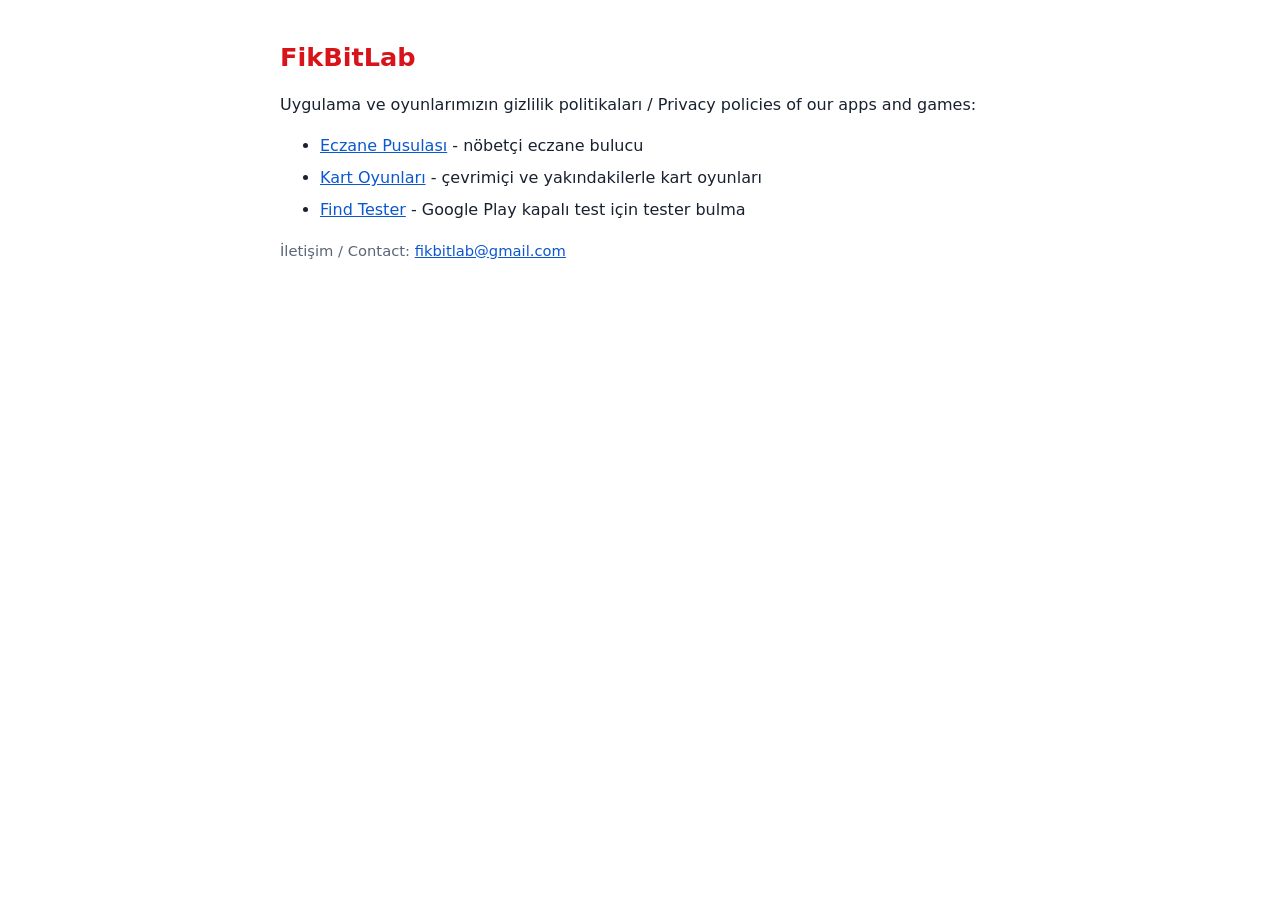
<file: index.html>
<!doctype html>
<html lang="tr">
<head>
<meta charset="utf-8">
<meta name="viewport" content="width=device-width, initial-scale=1">
<title>FikBitLab - Gizlilik Politikaları</title>
<link rel="stylesheet" href="stil.css">
</head>
<body>
<h1>FikBitLab</h1>
<p>Uygulama ve oyunlarımızın gizlilik politikaları / Privacy policies of our apps and games:</p>
<ul class="liste">
  <li><a href="eczane-pusulasi/">Eczane Pusulası</a> - nöbetçi eczane bulucu</li>
  <li><a href="kart-oyunlari/">Kart Oyunları</a> - çevrimiçi ve yakındakilerle kart oyunları</li>
  <li><a href="find-tester/">Find Tester</a> - Google Play kapalı test için tester bulma</li>
</ul>
<p class="tarih">İletişim / Contact: <a href="mailto:fikbitlab@gmail.com">fikbitlab@gmail.com</a></p>
</body>
</html>
</file>
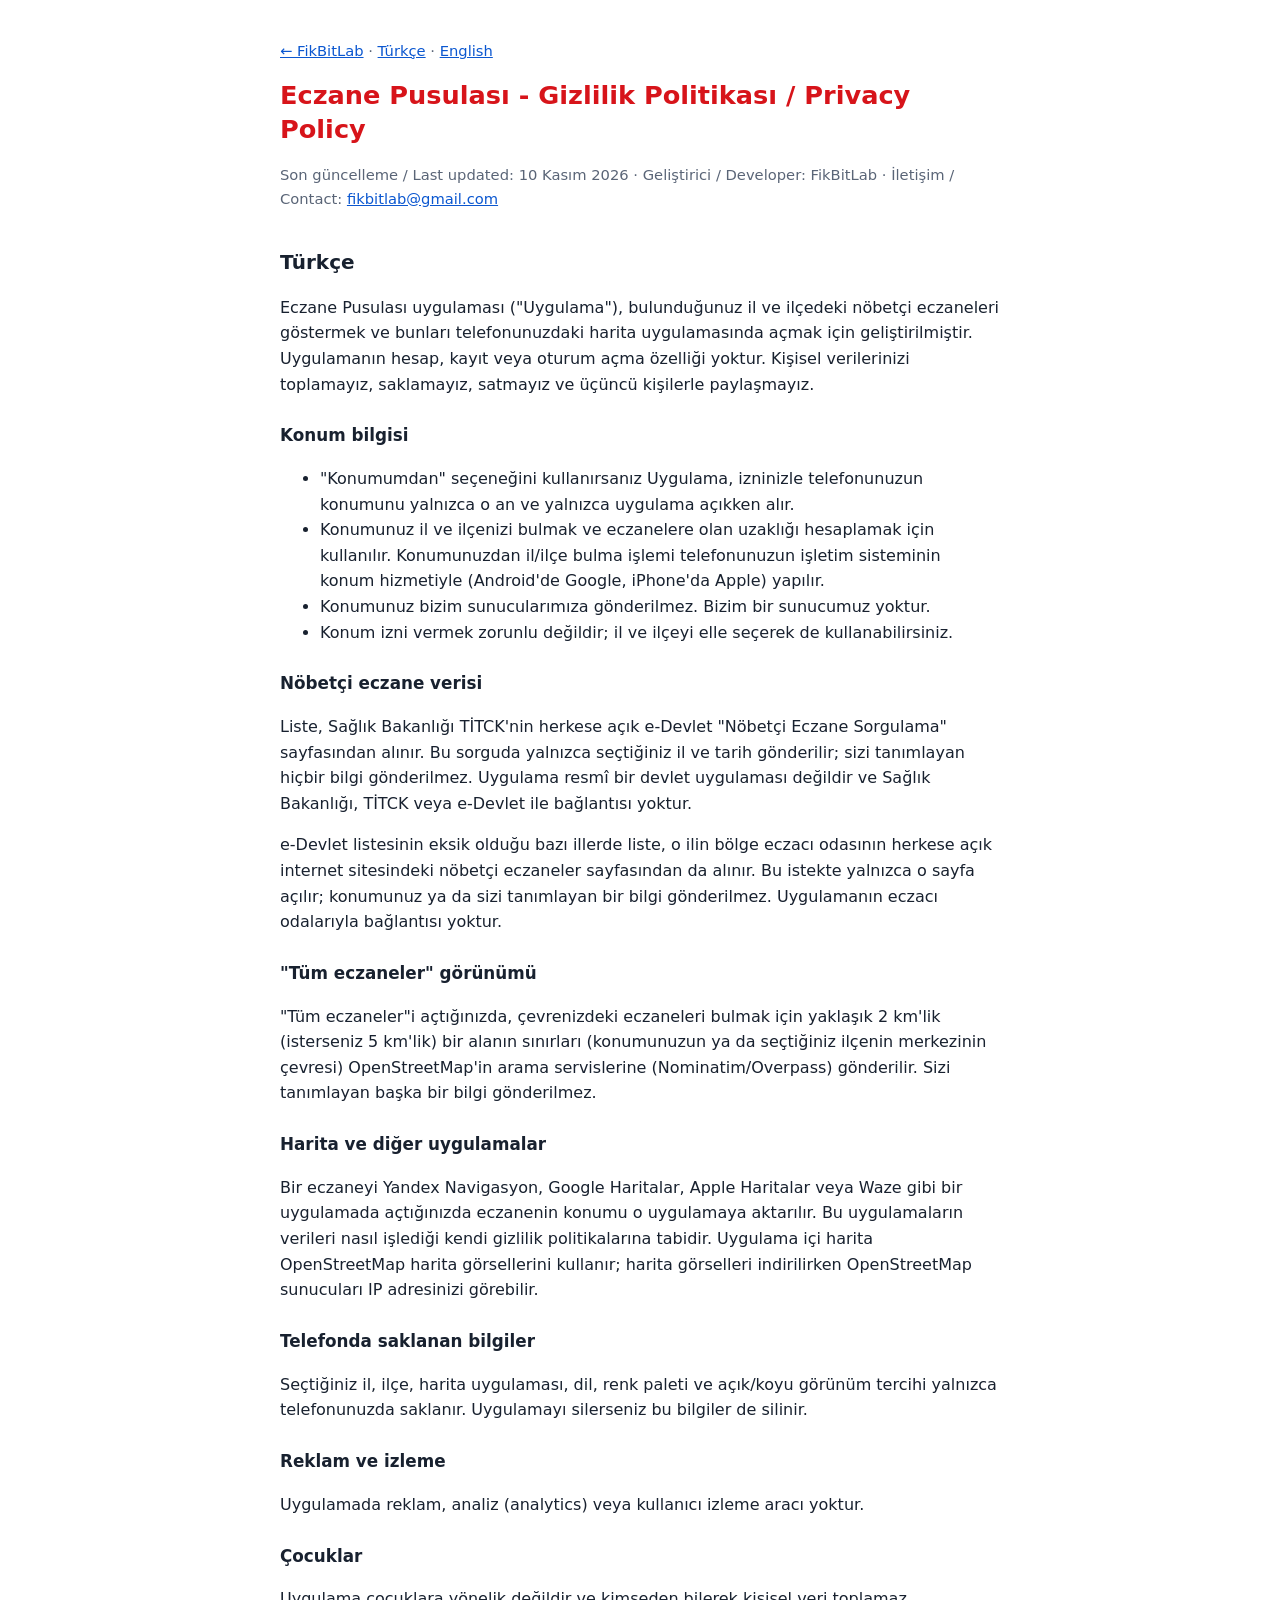
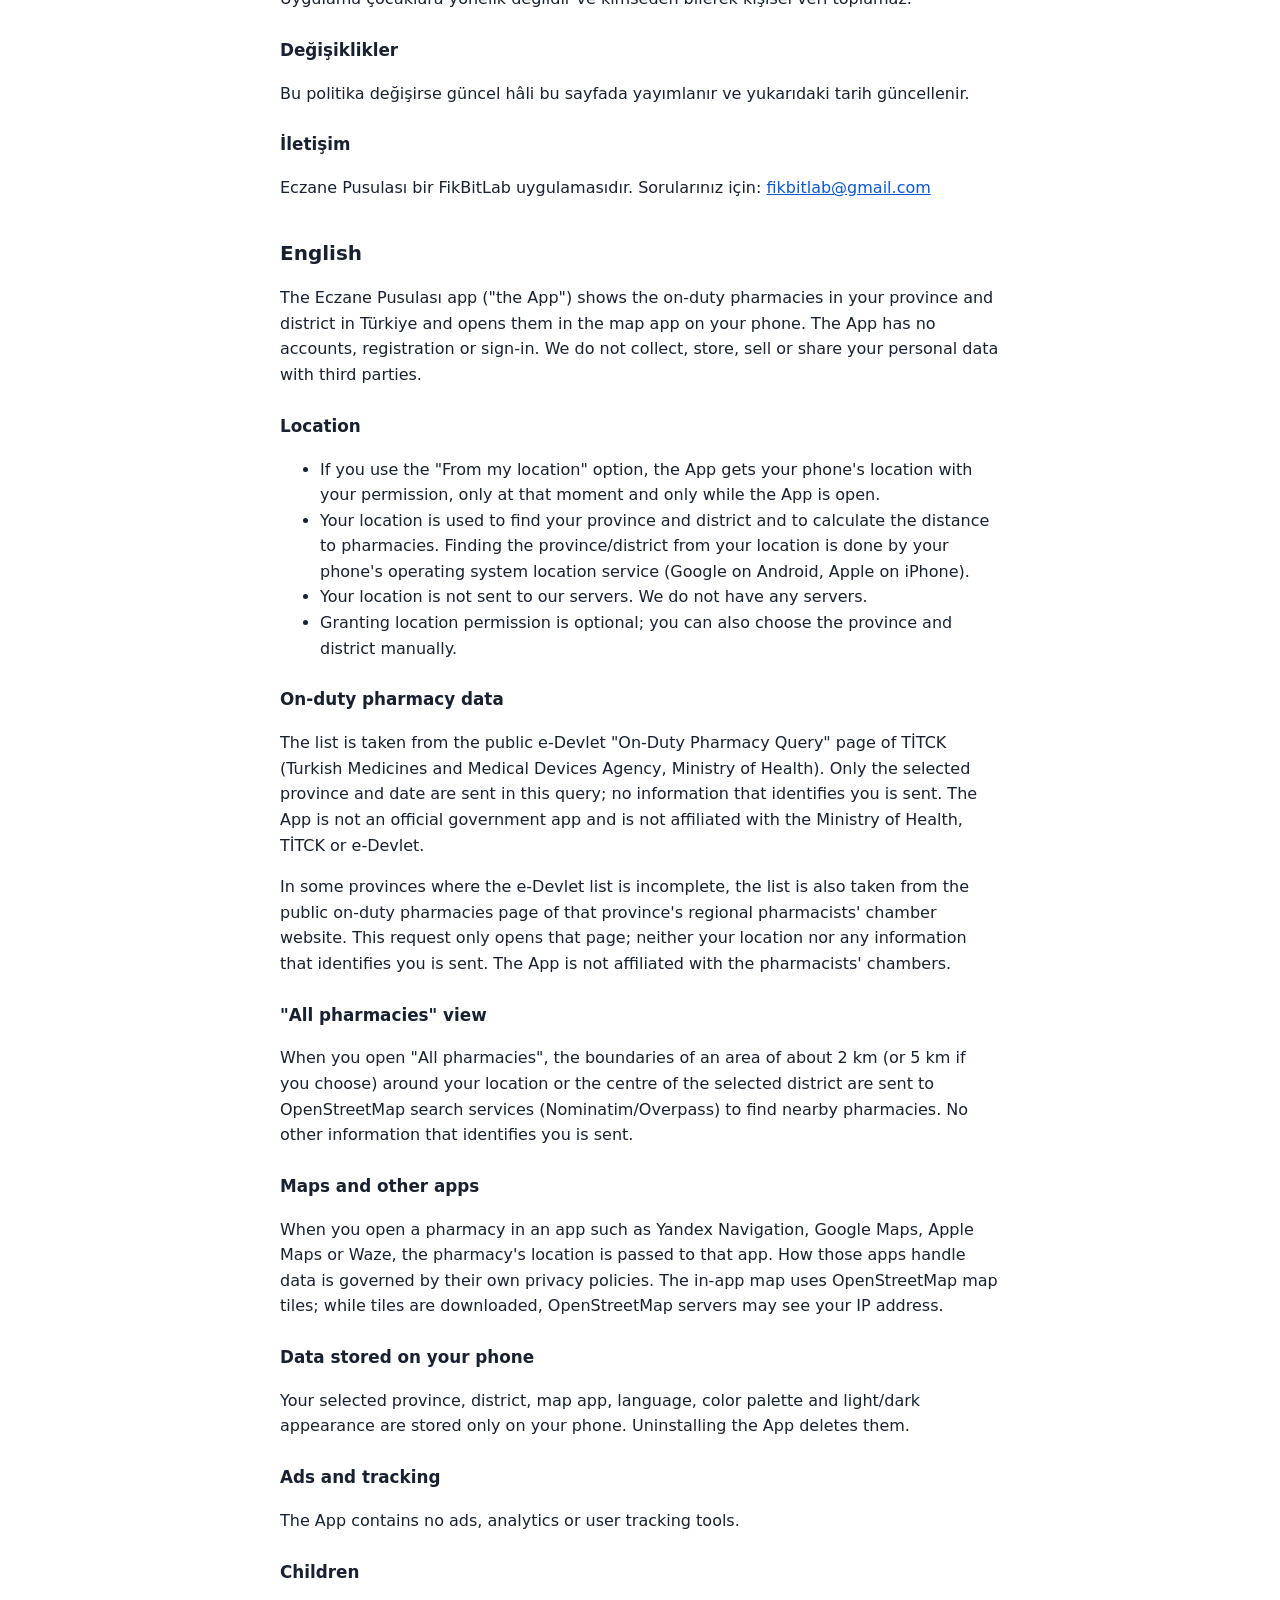
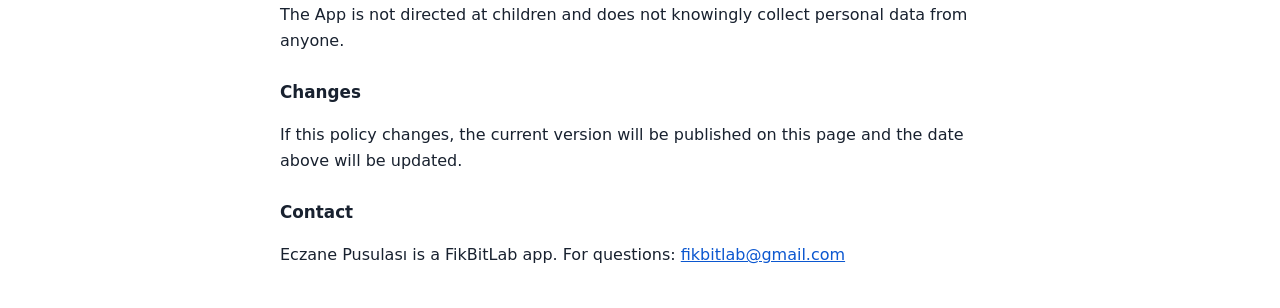
<file: eczane-pusulasi/index.html>
<!doctype html>
<html lang="tr">
<head>
<meta charset="utf-8">
<meta name="viewport" content="width=device-width, initial-scale=1">
<title>Eczane Pusulası - Gizlilik Politikası</title>
<link rel="stylesheet" href="../stil.css">
</head>
<body>
<p class="ust"><a href="../">← FikBitLab</a> · <a href="#tr">Türkçe</a> · <a href="#en">English</a></p>
<h1>Eczane Pusulası - Gizlilik Politikası / Privacy Policy</h1>
<p class="tarih">Son güncelleme / Last updated: 10 Kasım 2026 · Geliştirici / Developer: FikBitLab ·
İletişim / Contact: <a href="mailto:fikbitlab@gmail.com">fikbitlab@gmail.com</a></p>

<section id="tr" lang="tr">
<h2>Türkçe</h2>

<p>Eczane Pusulası uygulaması ("Uygulama"), bulunduğunuz il ve ilçedeki nöbetçi eczaneleri göstermek ve bunları telefonunuzdaki harita
uygulamasında açmak için geliştirilmiştir. Uygulamanın hesap, kayıt veya oturum açma özelliği yoktur. Kişisel verilerinizi
toplamayız, saklamayız, satmayız ve üçüncü kişilerle paylaşmayız.</p>

<h3>Konum bilgisi</h3>
<ul>
  <li>"Konumumdan" seçeneğini kullanırsanız Uygulama, izninizle telefonunuzun konumunu yalnızca o an ve yalnızca uygulama açıkken alır.</li>
  <li>Konumunuz il ve ilçenizi bulmak ve eczanelere olan uzaklığı hesaplamak için kullanılır. Konumunuzdan il/ilçe bulma işlemi
      telefonunuzun işletim sisteminin konum hizmetiyle (Android'de Google, iPhone'da Apple) yapılır.</li>
  <li>Konumunuz bizim sunucularımıza gönderilmez. Bizim bir sunucumuz yoktur.</li>
  <li>Konum izni vermek zorunlu değildir; il ve ilçeyi elle seçerek de kullanabilirsiniz.</li>
</ul>

<h3>Nöbetçi eczane verisi</h3>
<p>Liste, Sağlık Bakanlığı TİTCK'nin herkese açık e-Devlet "Nöbetçi Eczane Sorgulama" sayfasından alınır. Bu sorguda yalnızca
seçtiğiniz il ve tarih gönderilir; sizi tanımlayan hiçbir bilgi gönderilmez. Uygulama resmî bir devlet uygulaması değildir ve
Sağlık Bakanlığı, TİTCK veya e-Devlet ile bağlantısı yoktur.</p>
<p>e-Devlet listesinin eksik olduğu bazı illerde liste, o ilin bölge eczacı odasının herkese açık internet sitesindeki nöbetçi eczaneler sayfasından da alınır. Bu istekte yalnızca o sayfa açılır; konumunuz ya da sizi tanımlayan bir bilgi gönderilmez. Uygulamanın eczacı odalarıyla bağlantısı yoktur.</p>

<h3>"Tüm eczaneler" görünümü</h3>
<p>"Tüm eczaneler"i açtığınızda, çevrenizdeki eczaneleri bulmak için yaklaşık 2 km'lik (isterseniz 5 km'lik) bir alanın sınırları
(konumunuzun ya da seçtiğiniz ilçenin merkezinin çevresi) OpenStreetMap'in arama servislerine (Nominatim/Overpass) gönderilir.
Sizi tanımlayan başka bir bilgi gönderilmez.</p>

<h3>Harita ve diğer uygulamalar</h3>
<p>Bir eczaneyi Yandex Navigasyon, Google Haritalar, Apple Haritalar veya Waze gibi bir uygulamada açtığınızda eczanenin konumu
o uygulamaya aktarılır. Bu uygulamaların verileri nasıl işlediği kendi gizlilik politikalarına tabidir. Uygulama içi harita
OpenStreetMap harita görsellerini kullanır; harita görselleri indirilirken OpenStreetMap sunucuları IP adresinizi görebilir.</p>

<h3>Telefonda saklanan bilgiler</h3>
<p>Seçtiğiniz il, ilçe, harita uygulaması, dil, renk paleti ve açık/koyu görünüm tercihi yalnızca telefonunuzda saklanır. Uygulamayı silerseniz bu bilgiler de silinir.</p>

<h3>Reklam ve izleme</h3>
<p>Uygulamada reklam, analiz (analytics) veya kullanıcı izleme aracı yoktur.</p>

<h3>Çocuklar</h3>
<p>Uygulama çocuklara yönelik değildir ve kimseden bilerek kişisel veri toplamaz.</p>

<h3>Değişiklikler</h3>
<p>Bu politika değişirse güncel hâli bu sayfada yayımlanır ve yukarıdaki tarih güncellenir.</p>

<h3>İletişim</h3>
<p>Eczane Pusulası bir FikBitLab uygulamasıdır. Sorularınız için: <a href="mailto:fikbitlab@gmail.com">fikbitlab@gmail.com</a></p>
</section>

<section id="en" lang="en">
<h2>English</h2>

<p>The Eczane Pusulası app ("the App") shows the on-duty pharmacies in your province and district in Türkiye and opens them in the
map app on your phone. The App has no accounts, registration or sign-in. We do not collect, store, sell or share your personal data
with third parties.</p>

<h3>Location</h3>
<ul>
  <li>If you use the "From my location" option, the App gets your phone's location with your permission, only at that moment and
      only while the App is open.</li>
  <li>Your location is used to find your province and district and to calculate the distance to pharmacies. Finding the
      province/district from your location is done by your phone's operating system location service (Google on Android, Apple on iPhone).</li>
  <li>Your location is not sent to our servers. We do not have any servers.</li>
  <li>Granting location permission is optional; you can also choose the province and district manually.</li>
</ul>

<h3>On-duty pharmacy data</h3>
<p>The list is taken from the public e-Devlet "On-Duty Pharmacy Query" page of TİTCK (Turkish Medicines and Medical Devices Agency,
Ministry of Health). Only the selected province and date are sent in this query; no information that identifies you is sent.
The App is not an official government app and is not affiliated with the Ministry of Health, TİTCK or e-Devlet.</p>
<p>In some provinces where the e-Devlet list is incomplete, the list is also taken from the public on-duty pharmacies page of that province's regional pharmacists' chamber website. This request only opens that page; neither your location nor any information that identifies you is sent. The App is not affiliated with the pharmacists' chambers.</p>

<h3>"All pharmacies" view</h3>
<p>When you open "All pharmacies", the boundaries of an area of about 2 km (or 5 km if you choose) around your location or the centre
of the selected district are sent to OpenStreetMap search services (Nominatim/Overpass) to find nearby pharmacies. No other
information that identifies you is sent.</p>

<h3>Maps and other apps</h3>
<p>When you open a pharmacy in an app such as Yandex Navigation, Google Maps, Apple Maps or Waze, the pharmacy's location is passed to
that app. How those apps handle data is governed by their own privacy policies. The in-app map uses OpenStreetMap map tiles; while
tiles are downloaded, OpenStreetMap servers may see your IP address.</p>

<h3>Data stored on your phone</h3>
<p>Your selected province, district, map app, language, color palette and light/dark appearance are stored only on your phone. Uninstalling the App deletes them.</p>

<h3>Ads and tracking</h3>
<p>The App contains no ads, analytics or user tracking tools.</p>

<h3>Children</h3>
<p>The App is not directed at children and does not knowingly collect personal data from anyone.</p>

<h3>Changes</h3>
<p>If this policy changes, the current version will be published on this page and the date above will be updated.</p>

<h3>Contact</h3>
<p>Eczane Pusulası is a FikBitLab app. For questions: <a href="mailto:fikbitlab@gmail.com">fikbitlab@gmail.com</a></p>
</section>
</body>
</html>
</file>
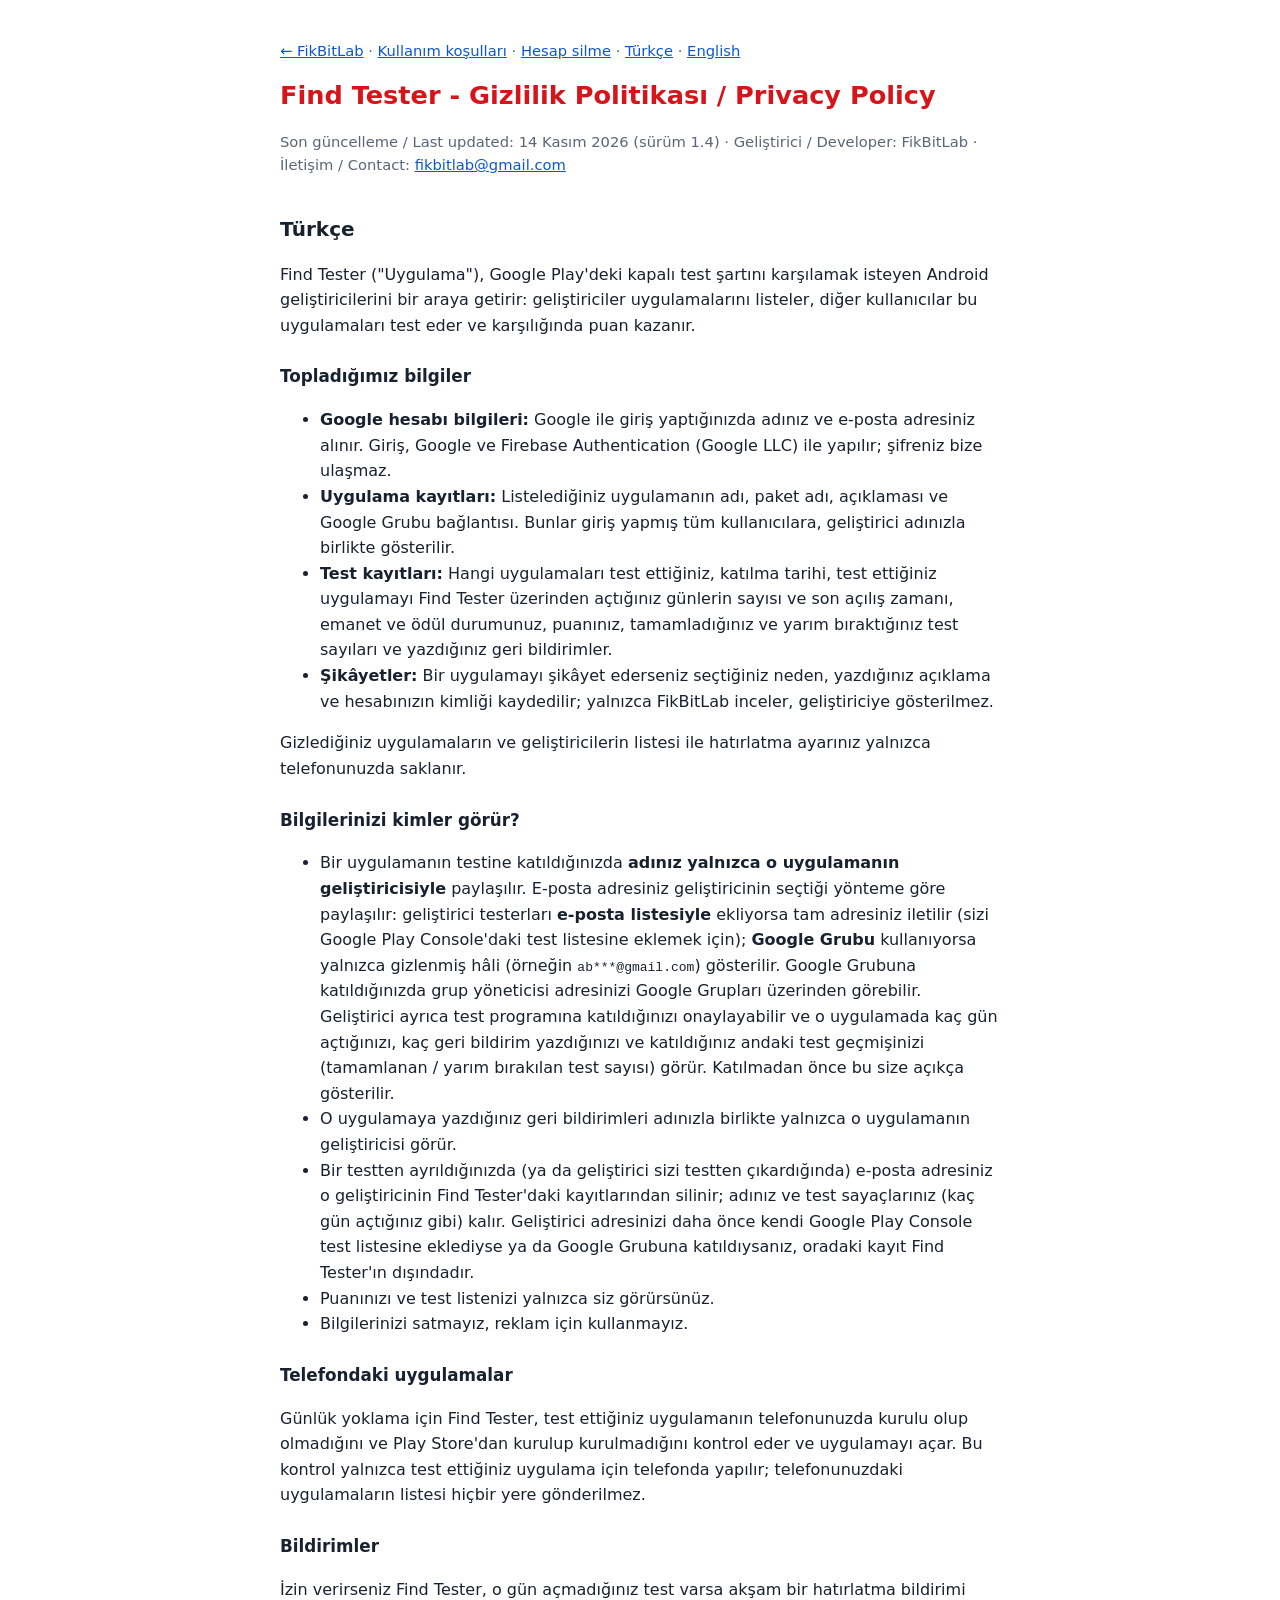
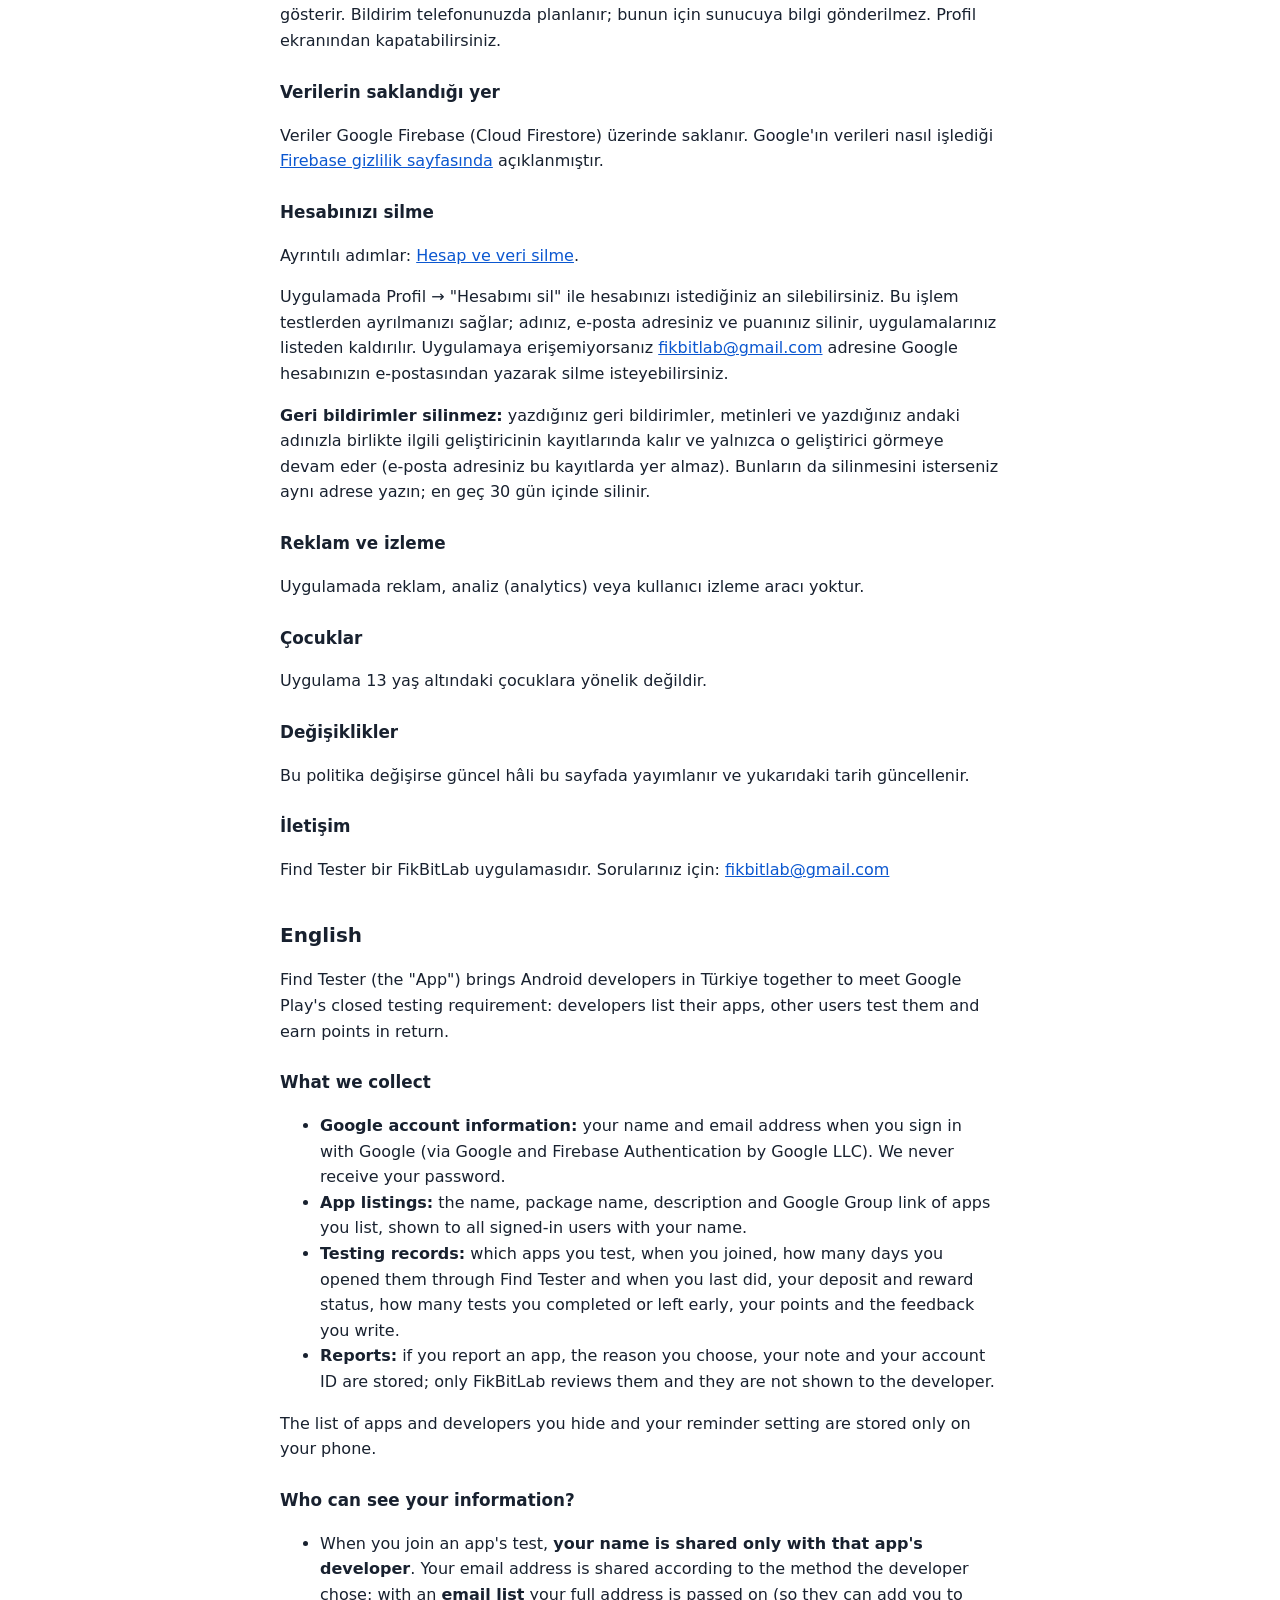
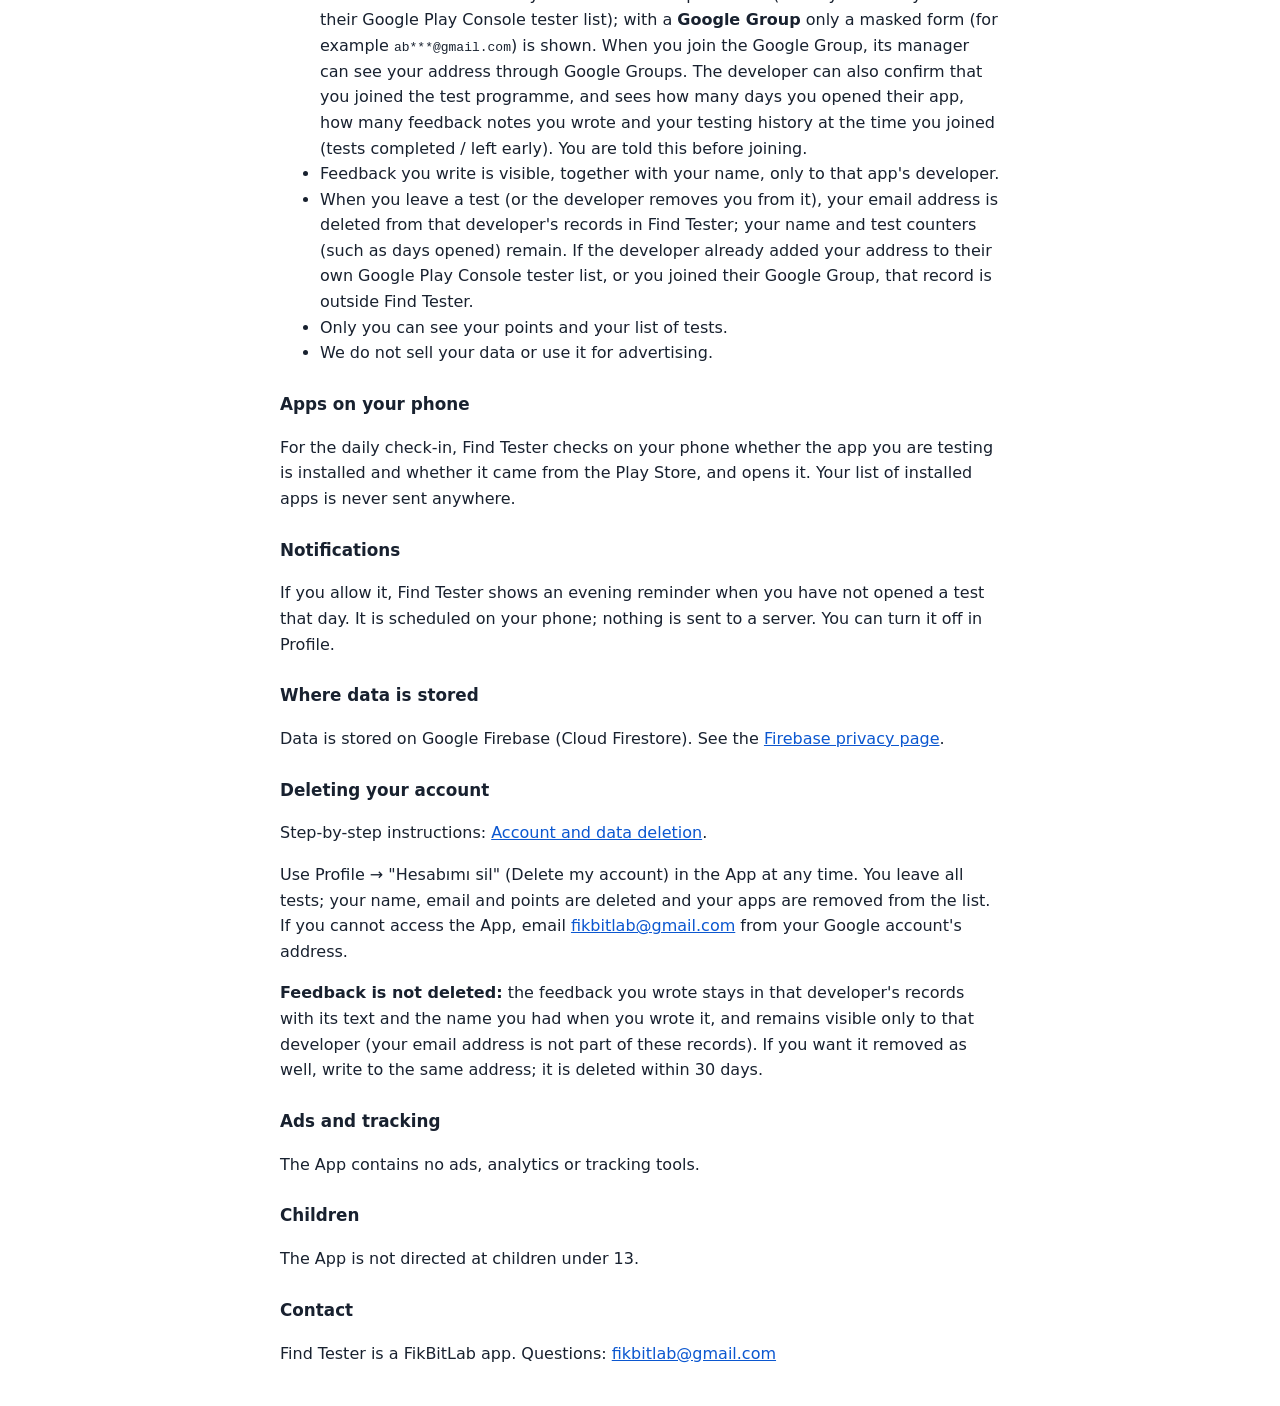
<file: find-tester/index.html>
<!doctype html>
<html lang="tr">
<head>
<meta charset="utf-8">
<meta name="viewport" content="width=device-width, initial-scale=1">
<title>Find Tester - Gizlilik Politikası</title>
<link rel="stylesheet" href="../stil.css">
</head>
<body>
<p class="ust"><a href="../">← FikBitLab</a> · <a href="kosullar.html">Kullanım koşulları</a> · <a href="hesap-silme.html">Hesap silme</a> · <a href="#tr">Türkçe</a> · <a href="#en">English</a></p>
<h1>Find Tester - Gizlilik Politikası / Privacy Policy</h1>
<p class="tarih">Son güncelleme / Last updated: 14 Kasım 2026 (sürüm 1.4) · Geliştirici / Developer: FikBitLab ·
İletişim / Contact: <a href="mailto:fikbitlab@gmail.com">fikbitlab@gmail.com</a></p>

<section id="tr" lang="tr">
<h2>Türkçe</h2>

<p>Find Tester ("Uygulama"), Google Play'deki kapalı test şartını karşılamak isteyen Android geliştiricilerini bir araya getirir:
geliştiriciler uygulamalarını listeler, diğer kullanıcılar bu uygulamaları test eder ve karşılığında puan kazanır.</p>

<h3>Topladığımız bilgiler</h3>
<ul>
  <li><b>Google hesabı bilgileri:</b> Google ile giriş yaptığınızda adınız ve e-posta adresiniz alınır. Giriş, Google ve
      Firebase Authentication (Google LLC) ile yapılır; şifreniz bize ulaşmaz.</li>
  <li><b>Uygulama kayıtları:</b> Listelediğiniz uygulamanın adı, paket adı, açıklaması ve Google Grubu bağlantısı. Bunlar giriş yapmış
      tüm kullanıcılara, geliştirici adınızla birlikte gösterilir.</li>
  <li><b>Test kayıtları:</b> Hangi uygulamaları test ettiğiniz, katılma tarihi, test ettiğiniz uygulamayı Find Tester üzerinden açtığınız
      günlerin sayısı ve son açılış zamanı, emanet ve ödül durumunuz, puanınız, tamamladığınız ve yarım bıraktığınız test sayıları ve yazdığınız geri bildirimler.</li>
  <li><b>Şikâyetler:</b> Bir uygulamayı şikâyet ederseniz seçtiğiniz neden, yazdığınız açıklama ve hesabınızın kimliği kaydedilir;
      yalnızca FikBitLab inceler, geliştiriciye gösterilmez.</li>
</ul>
<p>Gizlediğiniz uygulamaların ve geliştiricilerin listesi ile hatırlatma ayarınız yalnızca telefonunuzda saklanır.</p>

<h3>Bilgilerinizi kimler görür?</h3>
<ul>
  <li>Bir uygulamanın testine katıldığınızda <b>adınız yalnızca o uygulamanın geliştiricisiyle</b> paylaşılır.
      E-posta adresiniz geliştiricinin seçtiği yönteme göre paylaşılır: geliştirici testerları <b>e-posta listesiyle</b>
      ekliyorsa tam adresiniz iletilir (sizi Google Play Console'daki test listesine eklemek için); <b>Google Grubu</b>
      kullanıyorsa yalnızca gizlenmiş hâli (örneğin <code>ab***@gmail.com</code>) gösterilir. Google Grubuna katıldığınızda
      grup yöneticisi adresinizi Google Grupları üzerinden görebilir. Geliştirici ayrıca test programına katıldığınızı
      onaylayabilir ve o uygulamada kaç gün açtığınızı, kaç geri bildirim yazdığınızı ve katıldığınız andaki test geçmişinizi (tamamlanan / yarım bırakılan test sayısı) görür. Katılmadan önce bu size açıkça gösterilir.</li>
  <li>O uygulamaya yazdığınız geri bildirimleri adınızla birlikte yalnızca o uygulamanın geliştiricisi görür.</li>
  <li>Bir testten ayrıldığınızda (ya da geliştirici sizi testten çıkardığında) e-posta adresiniz o geliştiricinin
      Find Tester'daki kayıtlarından silinir; adınız ve test sayaçlarınız (kaç gün açtığınız gibi) kalır.
      Geliştirici adresinizi daha önce kendi Google Play Console test listesine eklediyse ya da Google Grubuna
      katıldıysanız, oradaki kayıt Find Tester'ın dışındadır.</li>
  <li>Puanınızı ve test listenizi yalnızca siz görürsünüz.</li>
  <li>Bilgilerinizi satmayız, reklam için kullanmayız.</li>
</ul>

<h3>Telefondaki uygulamalar</h3>
<p>Günlük yoklama için Find Tester, test ettiğiniz uygulamanın telefonunuzda kurulu olup olmadığını ve Play Store'dan kurulup
kurulmadığını kontrol eder ve uygulamayı açar. Bu kontrol yalnızca test ettiğiniz uygulama için telefonda yapılır; telefonunuzdaki
uygulamaların listesi hiçbir yere gönderilmez.</p>

<h3>Bildirimler</h3>
<p>İzin verirseniz Find Tester, o gün açmadığınız test varsa akşam bir hatırlatma bildirimi gösterir. Bildirim telefonunuzda planlanır; bunun için sunucuya bilgi gönderilmez. Profil ekranından kapatabilirsiniz.</p>

<h3>Verilerin saklandığı yer</h3>
<p>Veriler Google Firebase (Cloud Firestore) üzerinde saklanır. Google'ın verileri nasıl işlediği
<a href="https://firebase.google.com/support/privacy">Firebase gizlilik sayfasında</a> açıklanmıştır.</p>

<h3>Hesabınızı silme</h3>
<p>Ayrıntılı adımlar: <a href="hesap-silme.html">Hesap ve veri silme</a>.</p>
<p>Uygulamada Profil → "Hesabımı sil" ile hesabınızı istediğiniz an silebilirsiniz. Bu işlem testlerden ayrılmanızı sağlar;
adınız, e-posta adresiniz ve puanınız silinir, uygulamalarınız listeden kaldırılır. Uygulamaya erişemiyorsanız
<a href="mailto:fikbitlab@gmail.com">fikbitlab@gmail.com</a> adresine Google hesabınızın e-postasından yazarak silme isteyebilirsiniz.
</p>
<p><b>Geri bildirimler silinmez:</b> yazdığınız geri bildirimler, metinleri ve yazdığınız andaki adınızla birlikte ilgili
geliştiricinin kayıtlarında kalır ve yalnızca o geliştirici görmeye devam eder (e-posta adresiniz bu kayıtlarda yer almaz).
Bunların da silinmesini isterseniz aynı adrese yazın; en geç 30 gün içinde silinir.</p>

<h3>Reklam ve izleme</h3>
<p>Uygulamada reklam, analiz (analytics) veya kullanıcı izleme aracı yoktur.</p>

<h3>Çocuklar</h3>
<p>Uygulama 13 yaş altındaki çocuklara yönelik değildir.</p>

<h3>Değişiklikler</h3>
<p>Bu politika değişirse güncel hâli bu sayfada yayımlanır ve yukarıdaki tarih güncellenir.</p>

<h3>İletişim</h3>
<p>Find Tester bir FikBitLab uygulamasıdır. Sorularınız için: <a href="mailto:fikbitlab@gmail.com">fikbitlab@gmail.com</a></p>
</section>

<section id="en" lang="en">
<h2>English</h2>

<p>Find Tester (the "App") brings Android developers in Türkiye together to meet Google Play's closed testing requirement:
developers list their apps, other users test them and earn points in return.</p>

<h3>What we collect</h3>
<ul>
  <li><b>Google account information:</b> your name and email address when you sign in with Google (via Google and Firebase
      Authentication by Google LLC). We never receive your password.</li>
  <li><b>App listings:</b> the name, package name, description and Google Group link of apps you list, shown to all signed-in users with your name.</li>
  <li><b>Testing records:</b> which apps you test, when you joined, how many days you opened them through Find Tester and when you last did, your deposit and reward status, how many tests you completed or left early,
      your points and the feedback you write.</li>
  <li><b>Reports:</b> if you report an app, the reason you choose, your note and your account ID are stored; only FikBitLab
      reviews them and they are not shown to the developer.</li>
</ul>
<p>The list of apps and developers you hide and your reminder setting are stored only on your phone.</p>

<h3>Who can see your information?</h3>
<ul>
  <li>When you join an app's test, <b>your name is shared only with that app's developer</b>. Your email address is shared
      according to the method the developer chose: with an <b>email list</b> your full address is passed on (so they can add
      you to their Google Play Console tester list); with a <b>Google Group</b> only a masked form (for example
      <code>ab***@gmail.com</code>) is shown. When you join the Google Group, its manager can see your address through
      Google Groups. The developer can also confirm that you joined the test programme, and sees how many days you opened their app, how many feedback notes you wrote and your testing history at the time you joined (tests completed / left early). You are told this before joining.</li>
  <li>Feedback you write is visible, together with your name, only to that app's developer.</li>
  <li>When you leave a test (or the developer removes you from it), your email address is deleted from that
      developer's records in Find Tester; your name and test counters (such as days opened) remain. If the developer
      already added your address to their own Google Play Console tester list, or you joined their Google Group,
      that record is outside Find Tester.</li>
  <li>Only you can see your points and your list of tests.</li>
  <li>We do not sell your data or use it for advertising.</li>
</ul>

<h3>Apps on your phone</h3>
<p>For the daily check-in, Find Tester checks on your phone whether the app you are testing is installed and whether it came from the
Play Store, and opens it. Your list of installed apps is never sent anywhere.</p>

<h3>Notifications</h3>
<p>If you allow it, Find Tester shows an evening reminder when you have not opened a test that day. It is scheduled on your phone; nothing is sent to a server. You can turn it off in Profile.</p>

<h3>Where data is stored</h3>
<p>Data is stored on Google Firebase (Cloud Firestore). See the <a href="https://firebase.google.com/support/privacy">Firebase privacy page</a>.</p>

<h3>Deleting your account</h3>
<p>Step-by-step instructions: <a href="hesap-silme.html">Account and data deletion</a>.</p>
<p>Use Profile → "Hesabımı sil" (Delete my account) in the App at any time. You leave all tests; your name, email and points are deleted
and your apps are removed from the list. If you cannot access the App, email <a href="mailto:fikbitlab@gmail.com">fikbitlab@gmail.com</a>
from your Google account's address.</p>
<p><b>Feedback is not deleted:</b> the feedback you wrote stays in that developer's records with its text and the name you had
when you wrote it, and remains visible only to that developer (your email address is not part of these records). If you want
it removed as well, write to the same address; it is deleted within 30 days.</p>

<h3>Ads and tracking</h3>
<p>The App contains no ads, analytics or tracking tools.</p>

<h3>Children</h3>
<p>The App is not directed at children under 13.</p>

<h3>Contact</h3>
<p>Find Tester is a FikBitLab app. Questions: <a href="mailto:fikbitlab@gmail.com">fikbitlab@gmail.com</a></p>
</section>
</body>
</html>
</file>
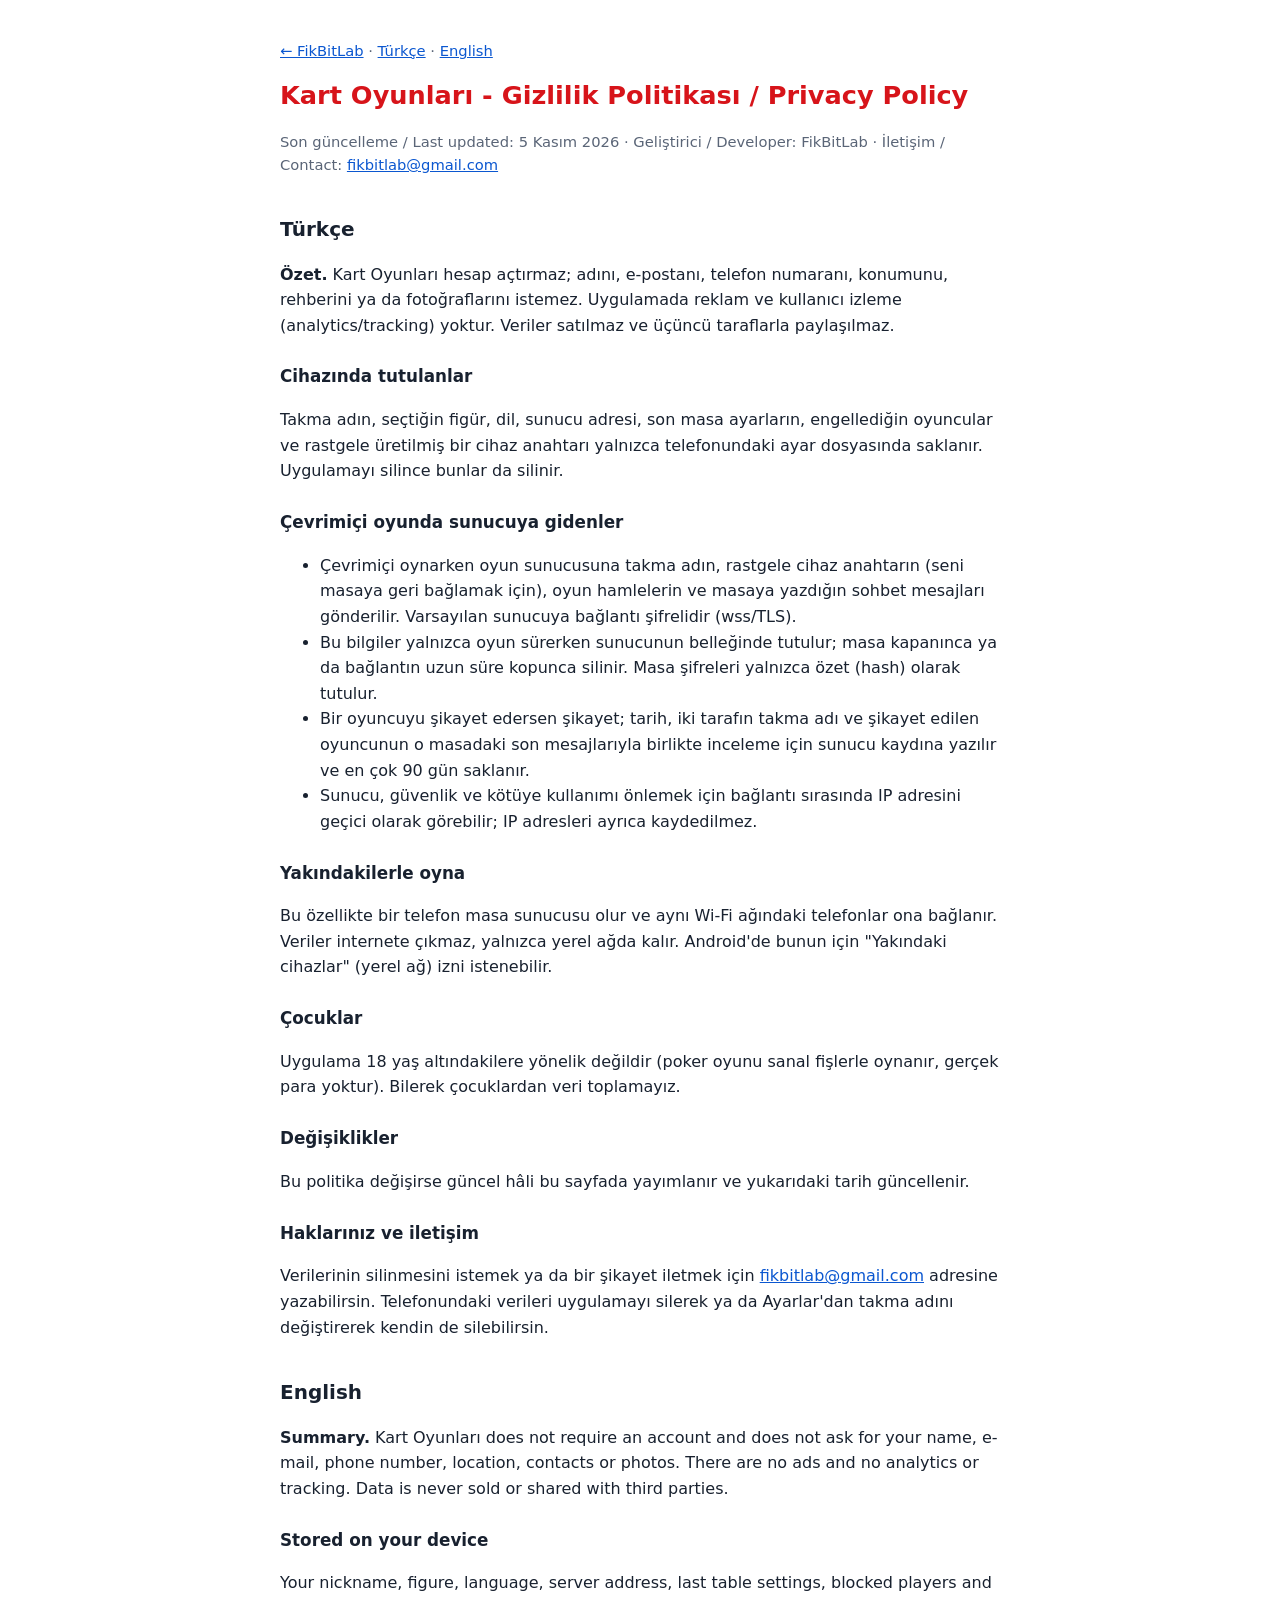
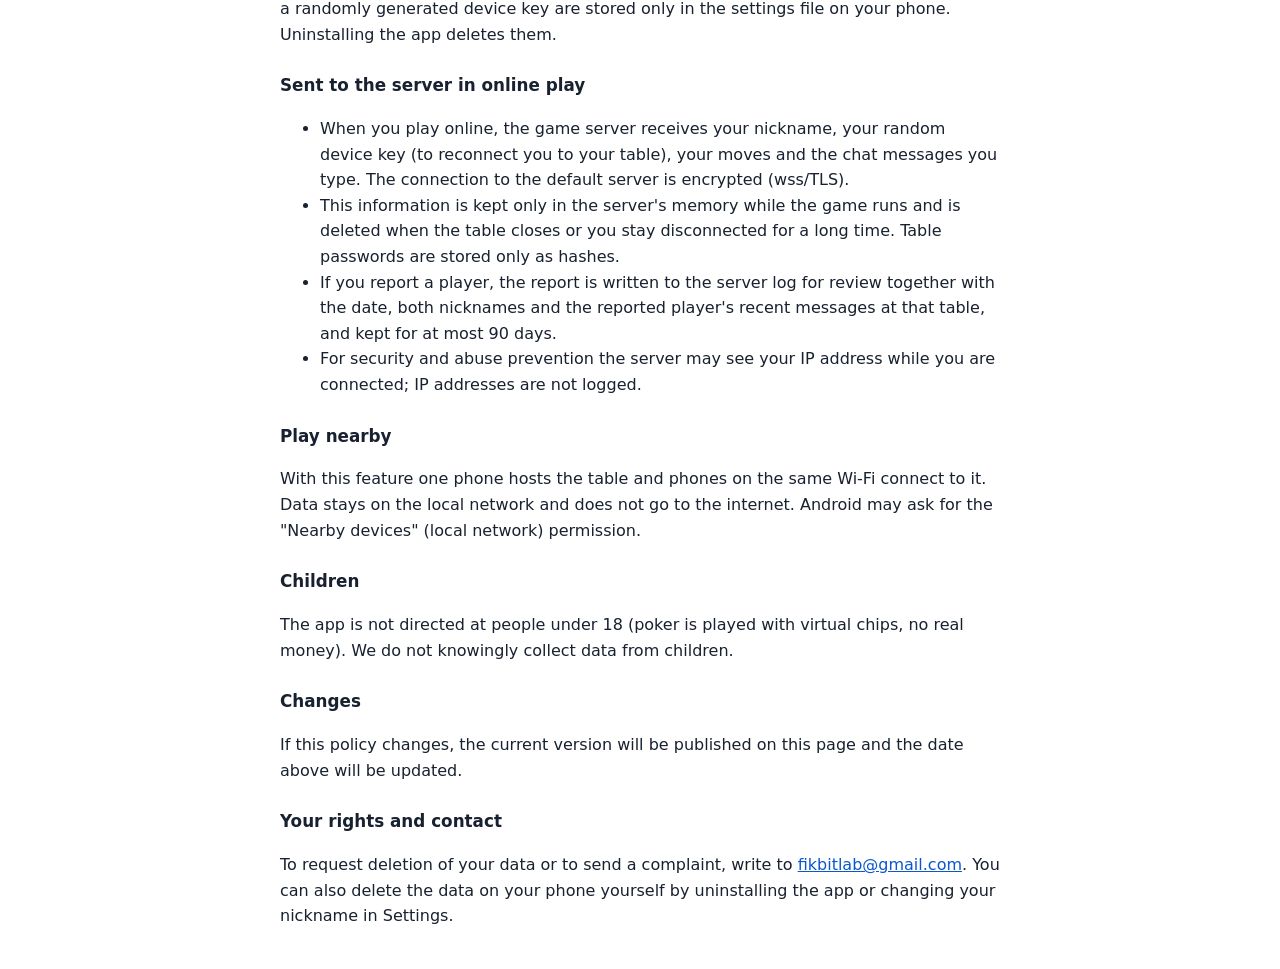
<file: kart-oyunlari/index.html>
<!doctype html>
<html lang="tr">
<head>
<meta charset="utf-8">
<meta name="viewport" content="width=device-width, initial-scale=1">
<title>Kart Oyunları - Gizlilik Politikası</title>
<link rel="stylesheet" href="../stil.css">
</head>
<body>
<p class="ust"><a href="../">← FikBitLab</a> · <a href="#tr">Türkçe</a> · <a href="#en">English</a></p>
<h1>Kart Oyunları - Gizlilik Politikası / Privacy Policy</h1>
<p class="tarih">Son güncelleme / Last updated: 5 Kasım 2026 · Geliştirici / Developer: FikBitLab ·
İletişim / Contact: <a href="mailto:fikbitlab@gmail.com">fikbitlab@gmail.com</a></p>

<section id="tr" lang="tr">
<h2>Türkçe</h2>

<p><strong>Özet.</strong> Kart Oyunları hesap açtırmaz; adını, e-postanı, telefon numaranı, konumunu, rehberini ya da fotoğraflarını
istemez. Uygulamada reklam ve kullanıcı izleme (analytics/tracking) yoktur. Veriler satılmaz ve üçüncü taraflarla paylaşılmaz.</p>

<h3>Cihazında tutulanlar</h3>
<p>Takma adın, seçtiğin figür, dil, sunucu adresi, son masa ayarların, engellediğin oyuncular ve rastgele üretilmiş bir cihaz anahtarı
yalnızca telefonundaki ayar dosyasında saklanır. Uygulamayı silince bunlar da silinir.</p>

<h3>Çevrimiçi oyunda sunucuya gidenler</h3>
<ul>
  <li>Çevrimiçi oynarken oyun sunucusuna takma adın, rastgele cihaz anahtarın (seni masaya geri bağlamak için), oyun hamlelerin ve
      masaya yazdığın sohbet mesajları gönderilir. Varsayılan sunucuya bağlantı şifrelidir (wss/TLS).</li>
  <li>Bu bilgiler yalnızca oyun sürerken sunucunun belleğinde tutulur; masa kapanınca ya da bağlantın uzun süre kopunca silinir.
      Masa şifreleri yalnızca özet (hash) olarak tutulur.</li>
  <li>Bir oyuncuyu şikayet edersen şikayet; tarih, iki tarafın takma adı ve şikayet edilen oyuncunun o masadaki son mesajlarıyla
      birlikte inceleme için sunucu kaydına yazılır ve en çok 90 gün saklanır.</li>
  <li>Sunucu, güvenlik ve kötüye kullanımı önlemek için bağlantı sırasında IP adresini geçici olarak görebilir; IP adresleri ayrıca kaydedilmez.</li>
</ul>

<h3>Yakındakilerle oyna</h3>
<p>Bu özellikte bir telefon masa sunucusu olur ve aynı Wi-Fi ağındaki telefonlar ona bağlanır. Veriler internete çıkmaz, yalnızca
yerel ağda kalır. Android'de bunun için "Yakındaki cihazlar" (yerel ağ) izni istenebilir.</p>

<h3>Çocuklar</h3>
<p>Uygulama 18 yaş altındakilere yönelik değildir (poker oyunu sanal fişlerle oynanır, gerçek para yoktur). Bilerek çocuklardan veri toplamayız.</p>

<h3>Değişiklikler</h3>
<p>Bu politika değişirse güncel hâli bu sayfada yayımlanır ve yukarıdaki tarih güncellenir.</p>

<h3>Haklarınız ve iletişim</h3>
<p>Verilerinin silinmesini istemek ya da bir şikayet iletmek için <a href="mailto:fikbitlab@gmail.com">fikbitlab@gmail.com</a>
adresine yazabilirsin. Telefonundaki verileri uygulamayı silerek ya da Ayarlar'dan takma adını değiştirerek kendin de silebilirsin.</p>
</section>

<section id="en" lang="en">
<h2>English</h2>

<p><strong>Summary.</strong> Kart Oyunları does not require an account and does not ask for your name, e-mail, phone number, location,
contacts or photos. There are no ads and no analytics or tracking. Data is never sold or shared with third parties.</p>

<h3>Stored on your device</h3>
<p>Your nickname, figure, language, server address, last table settings, blocked players and a randomly generated device key are
stored only in the settings file on your phone. Uninstalling the app deletes them.</p>

<h3>Sent to the server in online play</h3>
<ul>
  <li>When you play online, the game server receives your nickname, your random device key (to reconnect you to your table), your
      moves and the chat messages you type. The connection to the default server is encrypted (wss/TLS).</li>
  <li>This information is kept only in the server's memory while the game runs and is deleted when the table closes or you stay
      disconnected for a long time. Table passwords are stored only as hashes.</li>
  <li>If you report a player, the report is written to the server log for review together with the date, both nicknames and the
      reported player's recent messages at that table, and kept for at most 90 days.</li>
  <li>For security and abuse prevention the server may see your IP address while you are connected; IP addresses are not logged.</li>
</ul>

<h3>Play nearby</h3>
<p>With this feature one phone hosts the table and phones on the same Wi-Fi connect to it. Data stays on the local network and does
not go to the internet. Android may ask for the "Nearby devices" (local network) permission.</p>

<h3>Children</h3>
<p>The app is not directed at people under 18 (poker is played with virtual chips, no real money). We do not knowingly collect data from children.</p>

<h3>Changes</h3>
<p>If this policy changes, the current version will be published on this page and the date above will be updated.</p>

<h3>Your rights and contact</h3>
<p>To request deletion of your data or to send a complaint, write to <a href="mailto:fikbitlab@gmail.com">fikbitlab@gmail.com</a>.
You can also delete the data on your phone yourself by uninstalling the app or changing your nickname in Settings.</p>
</section>
</body>
</html>
</file>
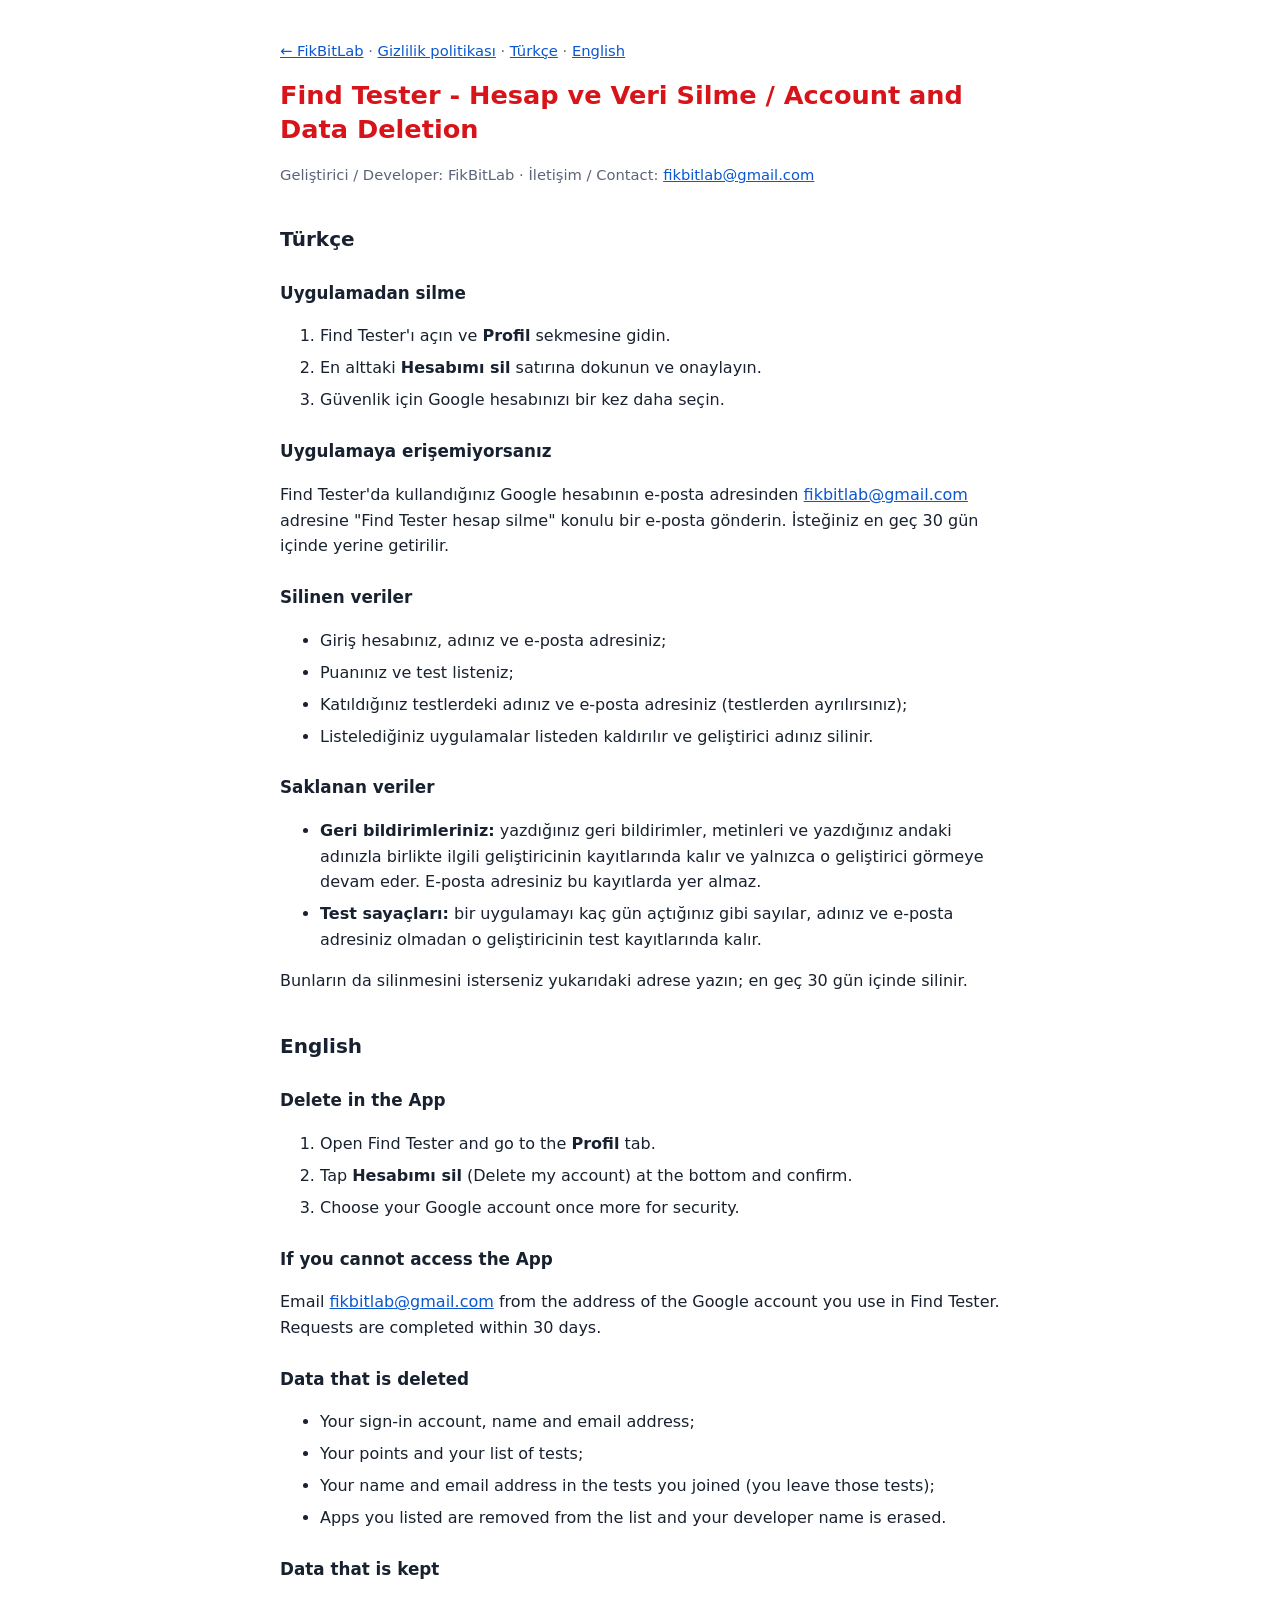
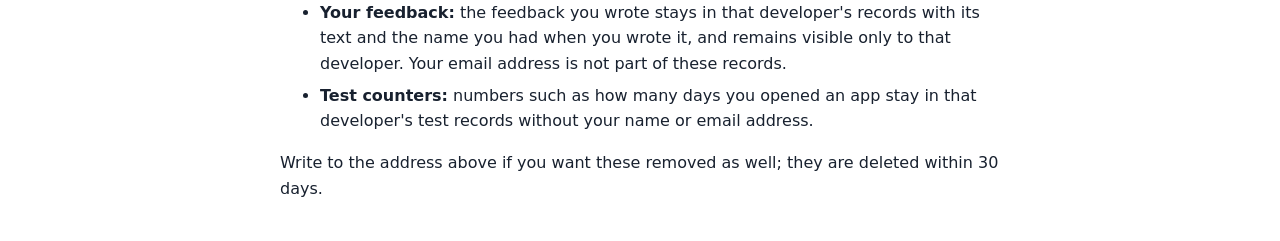
<file: find-tester/hesap-silme.html>
<!doctype html>
<html lang="tr">
<head>
<meta charset="utf-8">
<meta name="viewport" content="width=device-width, initial-scale=1">
<title>Find Tester - Hesap ve Veri Silme</title>
<link rel="stylesheet" href="../stil.css">
</head>
<body>
<p class="ust"><a href="../">← FikBitLab</a> · <a href="./">Gizlilik politikası</a> · <a href="#tr">Türkçe</a> · <a href="#en">English</a></p>
<h1>Find Tester - Hesap ve Veri Silme / Account and Data Deletion</h1>
<p class="tarih">Geliştirici / Developer: FikBitLab · İletişim / Contact:
<a href="mailto:fikbitlab@gmail.com">fikbitlab@gmail.com</a></p>

<section id="tr" lang="tr">
<h2>Türkçe</h2>
<h3>Uygulamadan silme</h3>
<ol class="liste">
  <li>Find Tester'ı açın ve <b>Profil</b> sekmesine gidin.</li>
  <li>En alttaki <b>Hesabımı sil</b> satırına dokunun ve onaylayın.</li>
  <li>Güvenlik için Google hesabınızı bir kez daha seçin.</li>
</ol>
<h3>Uygulamaya erişemiyorsanız</h3>
<p>Find Tester'da kullandığınız Google hesabının e-posta adresinden
<a href="mailto:fikbitlab@gmail.com?subject=Find%20Tester%20hesap%20silme">fikbitlab@gmail.com</a> adresine
"Find Tester hesap silme" konulu bir e-posta gönderin. İsteğiniz en geç 30 gün içinde yerine getirilir.</p>
<h3>Silinen veriler</h3>
<ul class="liste">
  <li>Giriş hesabınız, adınız ve e-posta adresiniz;</li>
  <li>Puanınız ve test listeniz;</li>
  <li>Katıldığınız testlerdeki adınız ve e-posta adresiniz (testlerden ayrılırsınız);</li>
  <li>Listelediğiniz uygulamalar listeden kaldırılır ve geliştirici adınız silinir.</li>
</ul>
<h3>Saklanan veriler</h3>
<ul class="liste">
  <li><b>Geri bildirimleriniz:</b> yazdığınız geri bildirimler, metinleri ve yazdığınız andaki adınızla birlikte ilgili
      geliştiricinin kayıtlarında kalır ve yalnızca o geliştirici görmeye devam eder. E-posta adresiniz bu kayıtlarda yer almaz.</li>
  <li><b>Test sayaçları:</b> bir uygulamayı kaç gün açtığınız gibi sayılar, adınız ve e-posta adresiniz olmadan
      o geliştiricinin test kayıtlarında kalır.</li>
</ul>
<p>Bunların da silinmesini isterseniz yukarıdaki adrese yazın; en geç 30 gün içinde silinir.</p>
</section>

<section id="en" lang="en">
<h2>English</h2>
<h3>Delete in the App</h3>
<ol class="liste">
  <li>Open Find Tester and go to the <b>Profil</b> tab.</li>
  <li>Tap <b>Hesabımı sil</b> (Delete my account) at the bottom and confirm.</li>
  <li>Choose your Google account once more for security.</li>
</ol>
<h3>If you cannot access the App</h3>
<p>Email <a href="mailto:fikbitlab@gmail.com?subject=Find%20Tester%20account%20deletion">fikbitlab@gmail.com</a> from the
address of the Google account you use in Find Tester. Requests are completed within 30 days.</p>
<h3>Data that is deleted</h3>
<ul class="liste">
  <li>Your sign-in account, name and email address;</li>
  <li>Your points and your list of tests;</li>
  <li>Your name and email address in the tests you joined (you leave those tests);</li>
  <li>Apps you listed are removed from the list and your developer name is erased.</li>
</ul>
<h3>Data that is kept</h3>
<ul class="liste">
  <li><b>Your feedback:</b> the feedback you wrote stays in that developer's records with its text and the name you had when
      you wrote it, and remains visible only to that developer. Your email address is not part of these records.</li>
  <li><b>Test counters:</b> numbers such as how many days you opened an app stay in that developer's test records
      without your name or email address.</li>
</ul>
<p>Write to the address above if you want these removed as well; they are deleted within 30 days.</p>
</section>
</body>
</html>
</file>
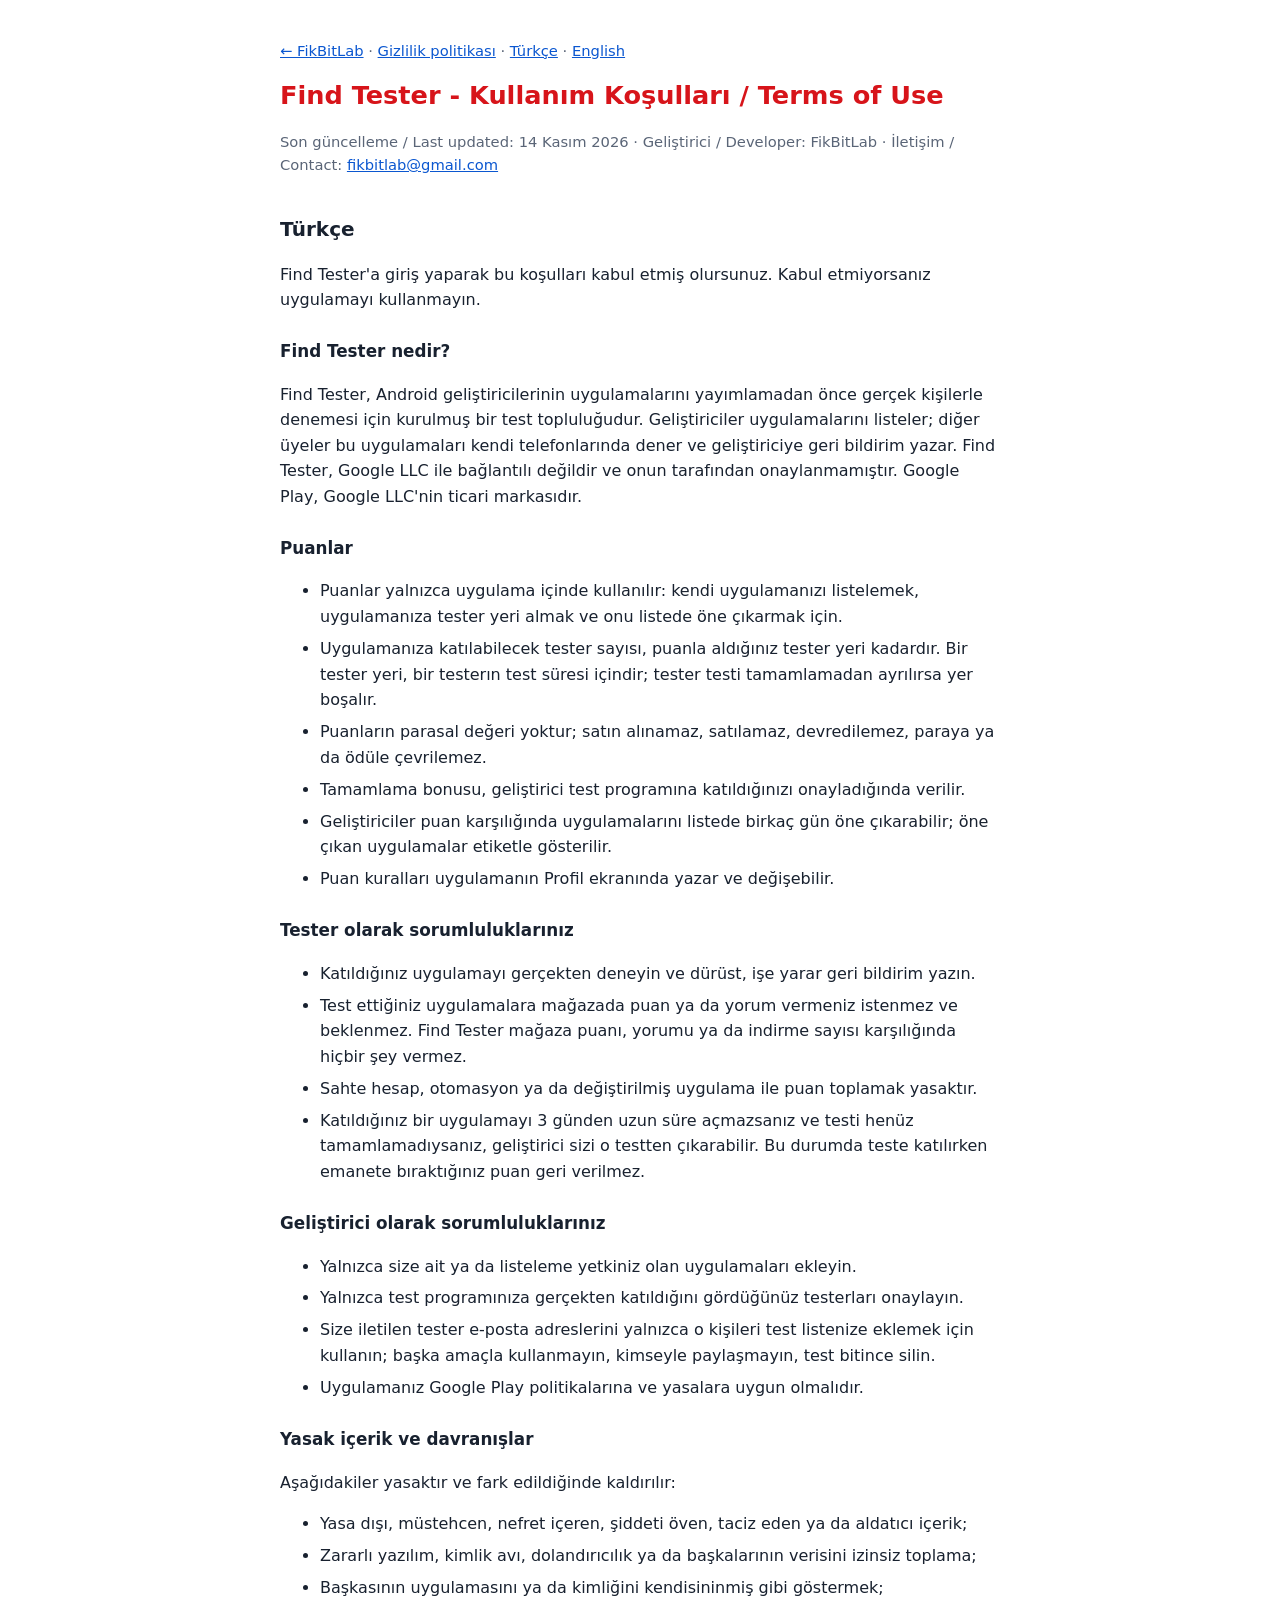
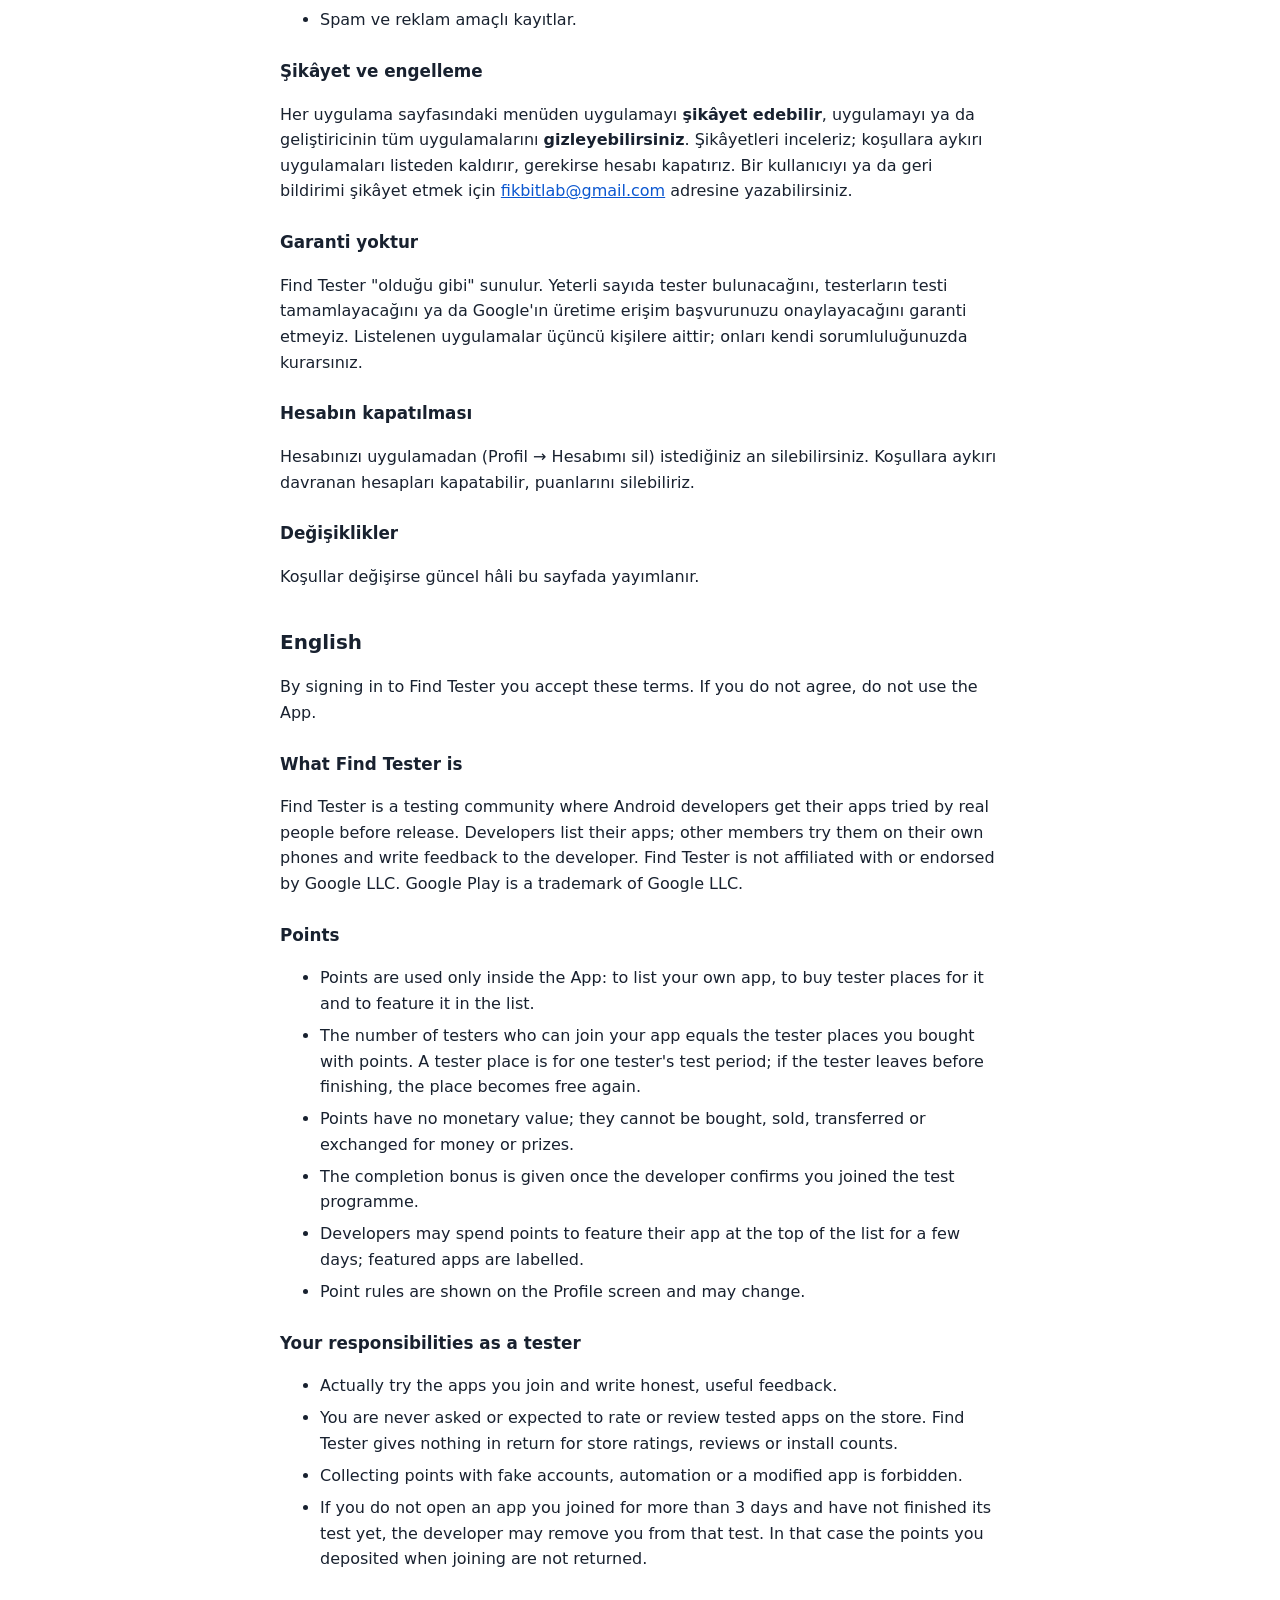
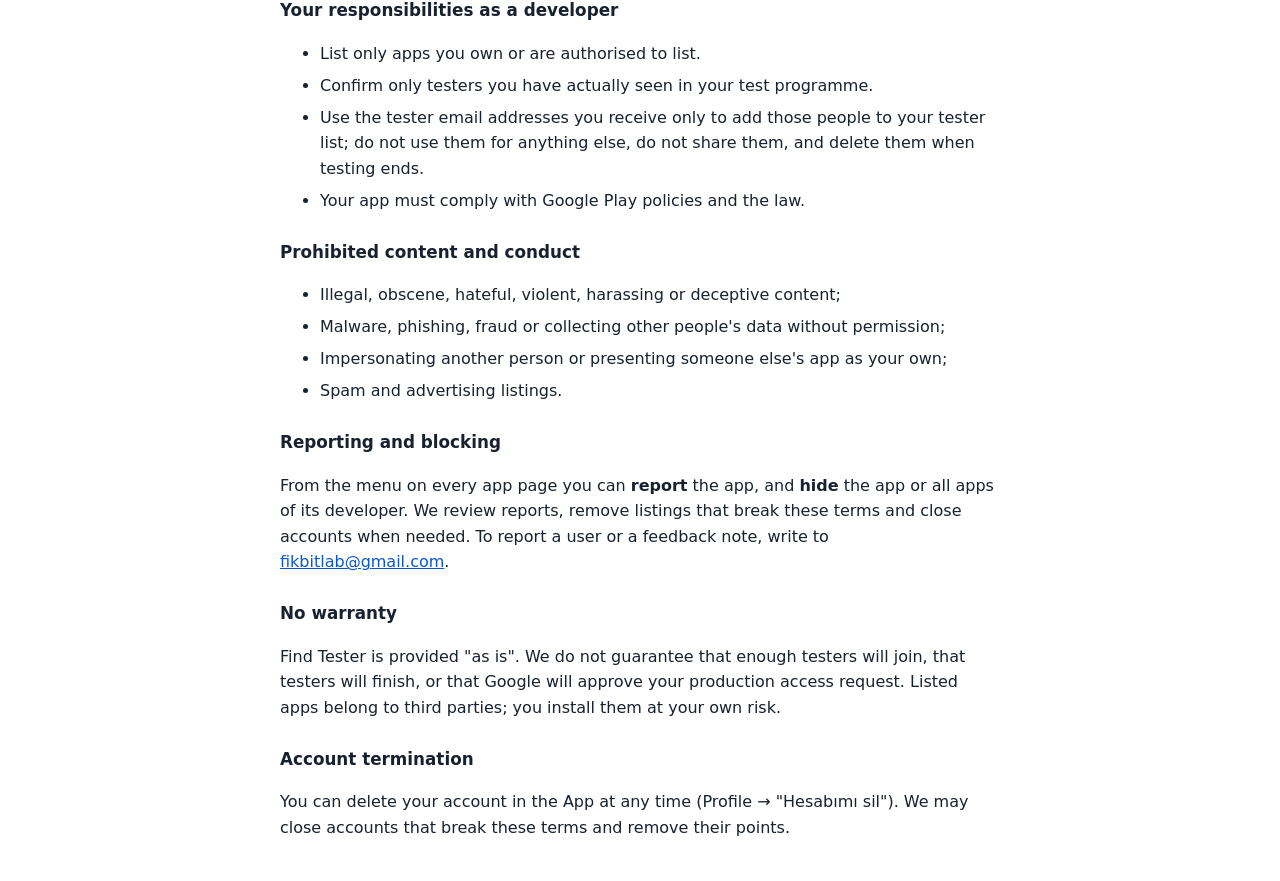
<file: find-tester/kosullar.html>
<!doctype html>
<html lang="tr">
<head>
<meta charset="utf-8">
<meta name="viewport" content="width=device-width, initial-scale=1">
<title>Find Tester - Kullanım Koşulları</title>
<link rel="stylesheet" href="../stil.css">
</head>
<body>
<p class="ust"><a href="../">← FikBitLab</a> · <a href="./">Gizlilik politikası</a> · <a href="#tr">Türkçe</a> · <a href="#en">English</a></p>
<h1>Find Tester - Kullanım Koşulları / Terms of Use</h1>
<p class="tarih">Son güncelleme / Last updated: 14 Kasım 2026 · Geliştirici / Developer: FikBitLab ·
İletişim / Contact: <a href="mailto:fikbitlab@gmail.com">fikbitlab@gmail.com</a></p>

<section id="tr" lang="tr">
<h2>Türkçe</h2>

<p>Find Tester'a giriş yaparak bu koşulları kabul etmiş olursunuz. Kabul etmiyorsanız uygulamayı kullanmayın.</p>

<h3>Find Tester nedir?</h3>
<p>Find Tester, Android geliştiricilerinin uygulamalarını yayımlamadan önce gerçek kişilerle denemesi için kurulmuş bir
test topluluğudur. Geliştiriciler uygulamalarını listeler; diğer üyeler bu uygulamaları kendi telefonlarında dener ve
geliştiriciye geri bildirim yazar. Find Tester, Google LLC ile bağlantılı değildir ve onun tarafından onaylanmamıştır.
Google Play, Google LLC'nin ticari markasıdır.</p>

<h3>Puanlar</h3>
<ul class="liste">
  <li>Puanlar yalnızca uygulama içinde kullanılır: kendi uygulamanızı listelemek, uygulamanıza tester yeri almak
      ve onu listede öne çıkarmak için.</li>
  <li>Uygulamanıza katılabilecek tester sayısı, puanla aldığınız tester yeri kadardır. Bir tester yeri, bir testerın
      test süresi içindir; tester testi tamamlamadan ayrılırsa yer boşalır.</li>
  <li>Puanların parasal değeri yoktur; satın alınamaz, satılamaz, devredilemez, paraya ya da ödüle çevrilemez.</li>
  <li>Tamamlama bonusu, geliştirici test programına katıldığınızı onayladığında verilir.</li>
  <li>Geliştiriciler puan karşılığında uygulamalarını listede birkaç gün öne çıkarabilir; öne çıkan uygulamalar etiketle gösterilir.</li>
  <li>Puan kuralları uygulamanın Profil ekranında yazar ve değişebilir.</li>
</ul>

<h3>Tester olarak sorumluluklarınız</h3>
<ul class="liste">
  <li>Katıldığınız uygulamayı gerçekten deneyin ve dürüst, işe yarar geri bildirim yazın.</li>
  <li>Test ettiğiniz uygulamalara mağazada puan ya da yorum vermeniz istenmez ve beklenmez. Find Tester mağaza puanı,
      yorumu ya da indirme sayısı karşılığında hiçbir şey vermez.</li>
  <li>Sahte hesap, otomasyon ya da değiştirilmiş uygulama ile puan toplamak yasaktır.</li>
  <li>Katıldığınız bir uygulamayı 3 günden uzun süre açmazsanız ve testi henüz tamamlamadıysanız, geliştirici sizi
      o testten çıkarabilir. Bu durumda teste katılırken emanete bıraktığınız puan geri verilmez.</li>
</ul>

<h3>Geliştirici olarak sorumluluklarınız</h3>
<ul class="liste">
  <li>Yalnızca size ait ya da listeleme yetkiniz olan uygulamaları ekleyin.</li>
  <li>Yalnızca test programınıza gerçekten katıldığını gördüğünüz testerları onaylayın.</li>
  <li>Size iletilen tester e-posta adreslerini yalnızca o kişileri test listenize eklemek için kullanın; başka amaçla
      kullanmayın, kimseyle paylaşmayın, test bitince silin.</li>
  <li>Uygulamanız Google Play politikalarına ve yasalara uygun olmalıdır.</li>
</ul>

<h3>Yasak içerik ve davranışlar</h3>
<p>Aşağıdakiler yasaktır ve fark edildiğinde kaldırılır:</p>
<ul class="liste">
  <li>Yasa dışı, müstehcen, nefret içeren, şiddeti öven, taciz eden ya da aldatıcı içerik;</li>
  <li>Zararlı yazılım, kimlik avı, dolandırıcılık ya da başkalarının verisini izinsiz toplama;</li>
  <li>Başkasının uygulamasını ya da kimliğini kendisininmiş gibi göstermek;</li>
  <li>Spam ve reklam amaçlı kayıtlar.</li>
</ul>

<h3>Şikâyet ve engelleme</h3>
<p>Her uygulama sayfasındaki menüden uygulamayı <b>şikâyet edebilir</b>, uygulamayı ya da geliştiricinin tüm uygulamalarını
<b>gizleyebilirsiniz</b>. Şikâyetleri inceleriz; koşullara aykırı uygulamaları listeden kaldırır, gerekirse hesabı
kapatırız. Bir kullanıcıyı ya da geri bildirimi şikâyet etmek için
<a href="mailto:fikbitlab@gmail.com">fikbitlab@gmail.com</a> adresine yazabilirsiniz.</p>

<h3>Garanti yoktur</h3>
<p>Find Tester "olduğu gibi" sunulur. Yeterli sayıda tester bulunacağını, testerların testi tamamlayacağını ya da
Google'ın üretime erişim başvurunuzu onaylayacağını garanti etmeyiz. Listelenen uygulamalar üçüncü kişilere aittir;
onları kendi sorumluluğunuzda kurarsınız.</p>

<h3>Hesabın kapatılması</h3>
<p>Hesabınızı uygulamadan (Profil → Hesabımı sil) istediğiniz an silebilirsiniz. Koşullara aykırı davranan hesapları
kapatabilir, puanlarını silebiliriz.</p>

<h3>Değişiklikler</h3>
<p>Koşullar değişirse güncel hâli bu sayfada yayımlanır.</p>
</section>

<section id="en" lang="en">
<h2>English</h2>

<p>By signing in to Find Tester you accept these terms. If you do not agree, do not use the App.</p>

<h3>What Find Tester is</h3>
<p>Find Tester is a testing community where Android developers get their apps tried by real people before release.
Developers list their apps; other members try them on their own phones and write feedback to the developer.
Find Tester is not affiliated with or endorsed by Google LLC. Google Play is a trademark of Google LLC.</p>

<h3>Points</h3>
<ul class="liste">
  <li>Points are used only inside the App: to list your own app, to buy tester places for it and to feature it in the list.</li>
  <li>The number of testers who can join your app equals the tester places you bought with points. A tester place is
      for one tester's test period; if the tester leaves before finishing, the place becomes free again.</li>
  <li>Points have no monetary value; they cannot be bought, sold, transferred or exchanged for money or prizes.</li>
  <li>The completion bonus is given once the developer confirms you joined the test programme.</li>
  <li>Developers may spend points to feature their app at the top of the list for a few days; featured apps are labelled.</li>
  <li>Point rules are shown on the Profile screen and may change.</li>
</ul>

<h3>Your responsibilities as a tester</h3>
<ul class="liste">
  <li>Actually try the apps you join and write honest, useful feedback.</li>
  <li>You are never asked or expected to rate or review tested apps on the store. Find Tester gives nothing in return
      for store ratings, reviews or install counts.</li>
  <li>Collecting points with fake accounts, automation or a modified app is forbidden.</li>
  <li>If you do not open an app you joined for more than 3 days and have not finished its test yet, the developer may
      remove you from that test. In that case the points you deposited when joining are not returned.</li>
</ul>

<h3>Your responsibilities as a developer</h3>
<ul class="liste">
  <li>List only apps you own or are authorised to list.</li>
  <li>Confirm only testers you have actually seen in your test programme.</li>
  <li>Use the tester email addresses you receive only to add those people to your tester list; do not use them for
      anything else, do not share them, and delete them when testing ends.</li>
  <li>Your app must comply with Google Play policies and the law.</li>
</ul>

<h3>Prohibited content and conduct</h3>
<ul class="liste">
  <li>Illegal, obscene, hateful, violent, harassing or deceptive content;</li>
  <li>Malware, phishing, fraud or collecting other people's data without permission;</li>
  <li>Impersonating another person or presenting someone else's app as your own;</li>
  <li>Spam and advertising listings.</li>
</ul>

<h3>Reporting and blocking</h3>
<p>From the menu on every app page you can <b>report</b> the app, and <b>hide</b> the app or all apps of its developer.
We review reports, remove listings that break these terms and close accounts when needed. To report a user or a
feedback note, write to <a href="mailto:fikbitlab@gmail.com">fikbitlab@gmail.com</a>.</p>

<h3>No warranty</h3>
<p>Find Tester is provided "as is". We do not guarantee that enough testers will join, that testers will finish, or
that Google will approve your production access request. Listed apps belong to third parties; you install them at
your own risk.</p>

<h3>Account termination</h3>
<p>You can delete your account in the App at any time (Profile → "Hesabımı sil"). We may close accounts that break
these terms and remove their points.</p>
</section>
</body>
</html>
</file>
<file: stil.css>
:root{--bg:#fff;--fg:#18212F;--soluk:#5A6577;--vurgu:#D7141A;--link:#0B57D0}
@media (prefers-color-scheme:dark){:root{--bg:#161C27;--fg:#EEF1F5;--soluk:#A3ADBD;--vurgu:#FF5A5F;--link:#8AB4F8}}
body{font-family:system-ui,-apple-system,"Segoe UI",Roboto,sans-serif;max-width:720px;margin:0 auto;padding:24px 16px;line-height:1.6;color:var(--fg);background:var(--bg)}
h1{color:var(--vurgu);font-size:1.6rem;line-height:1.3}
h2{font-size:1.25rem;margin-top:1.8em}
h3{font-size:1.05rem;margin-top:1.5em}
a{color:var(--link)}
.ust,.tarih{color:var(--soluk);font-size:.92rem}
.liste li{margin:.4em 0}
section{margin-top:2em}
</file>
